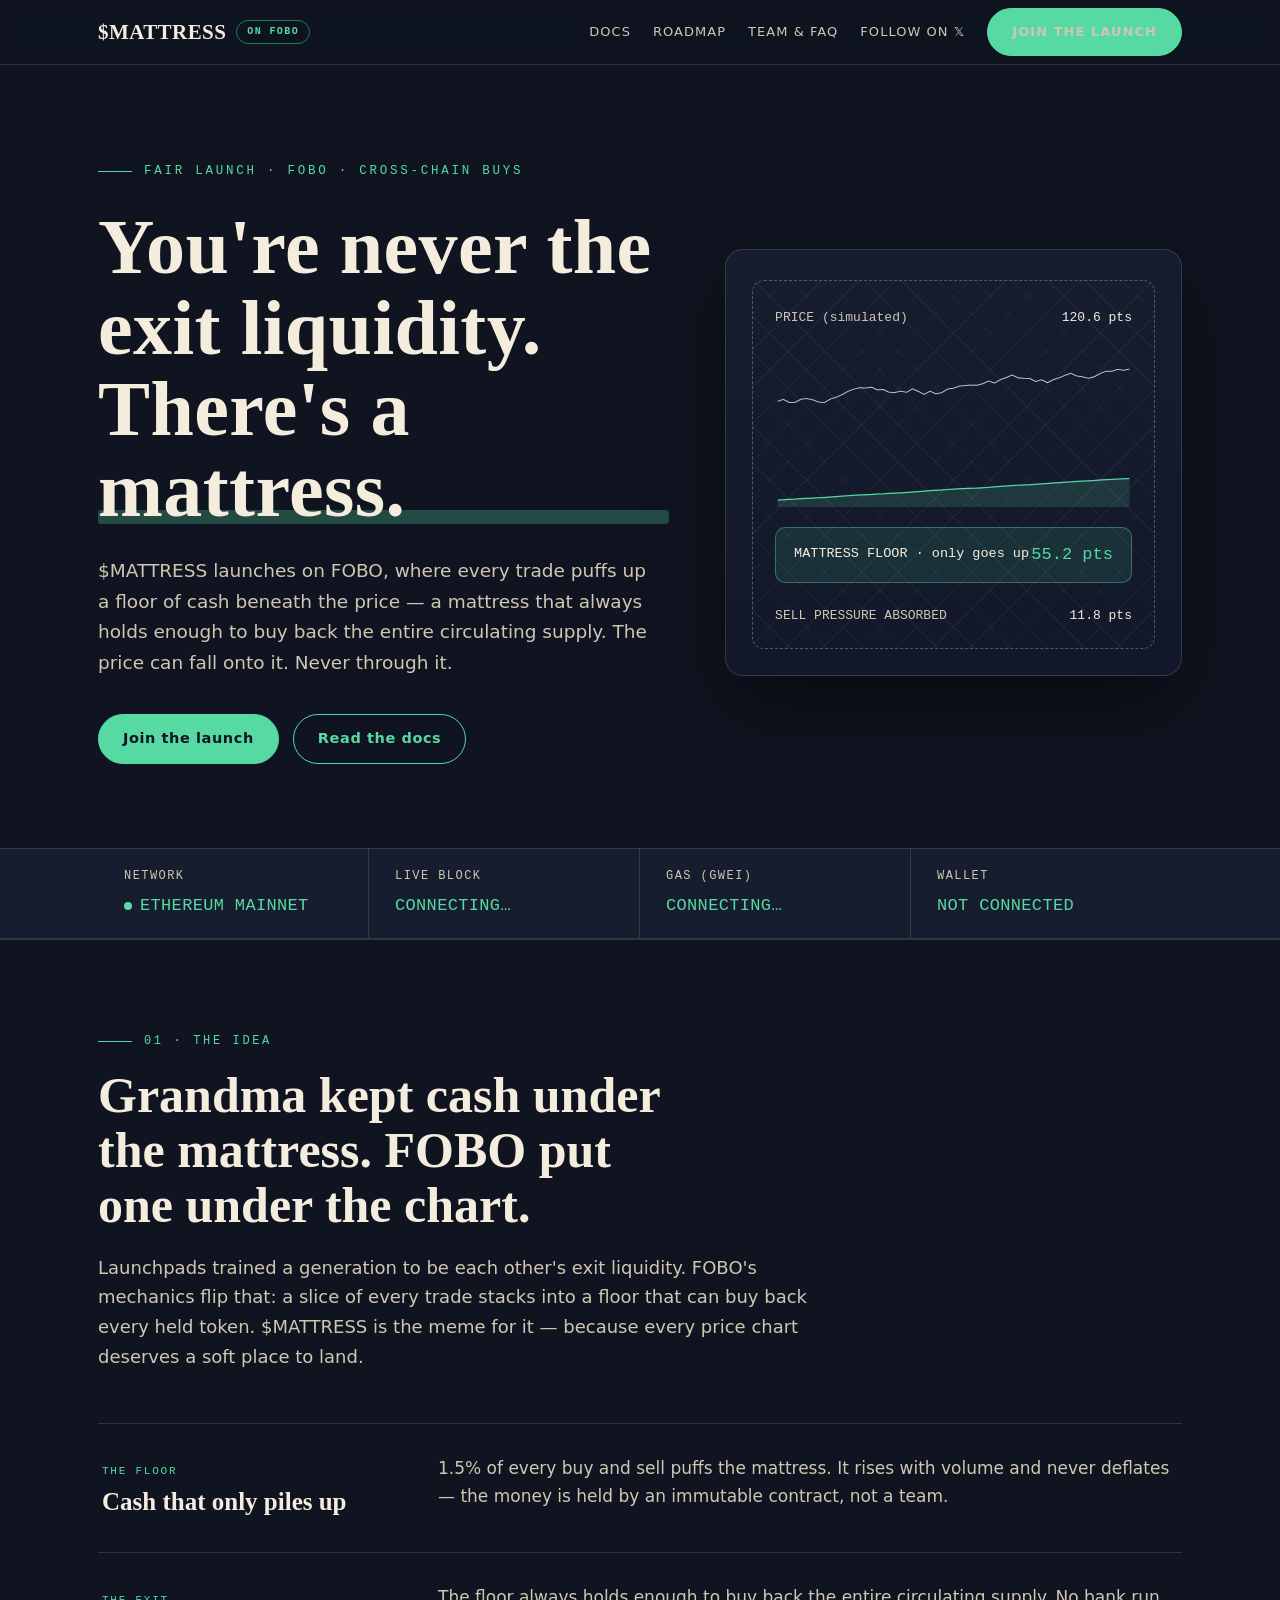
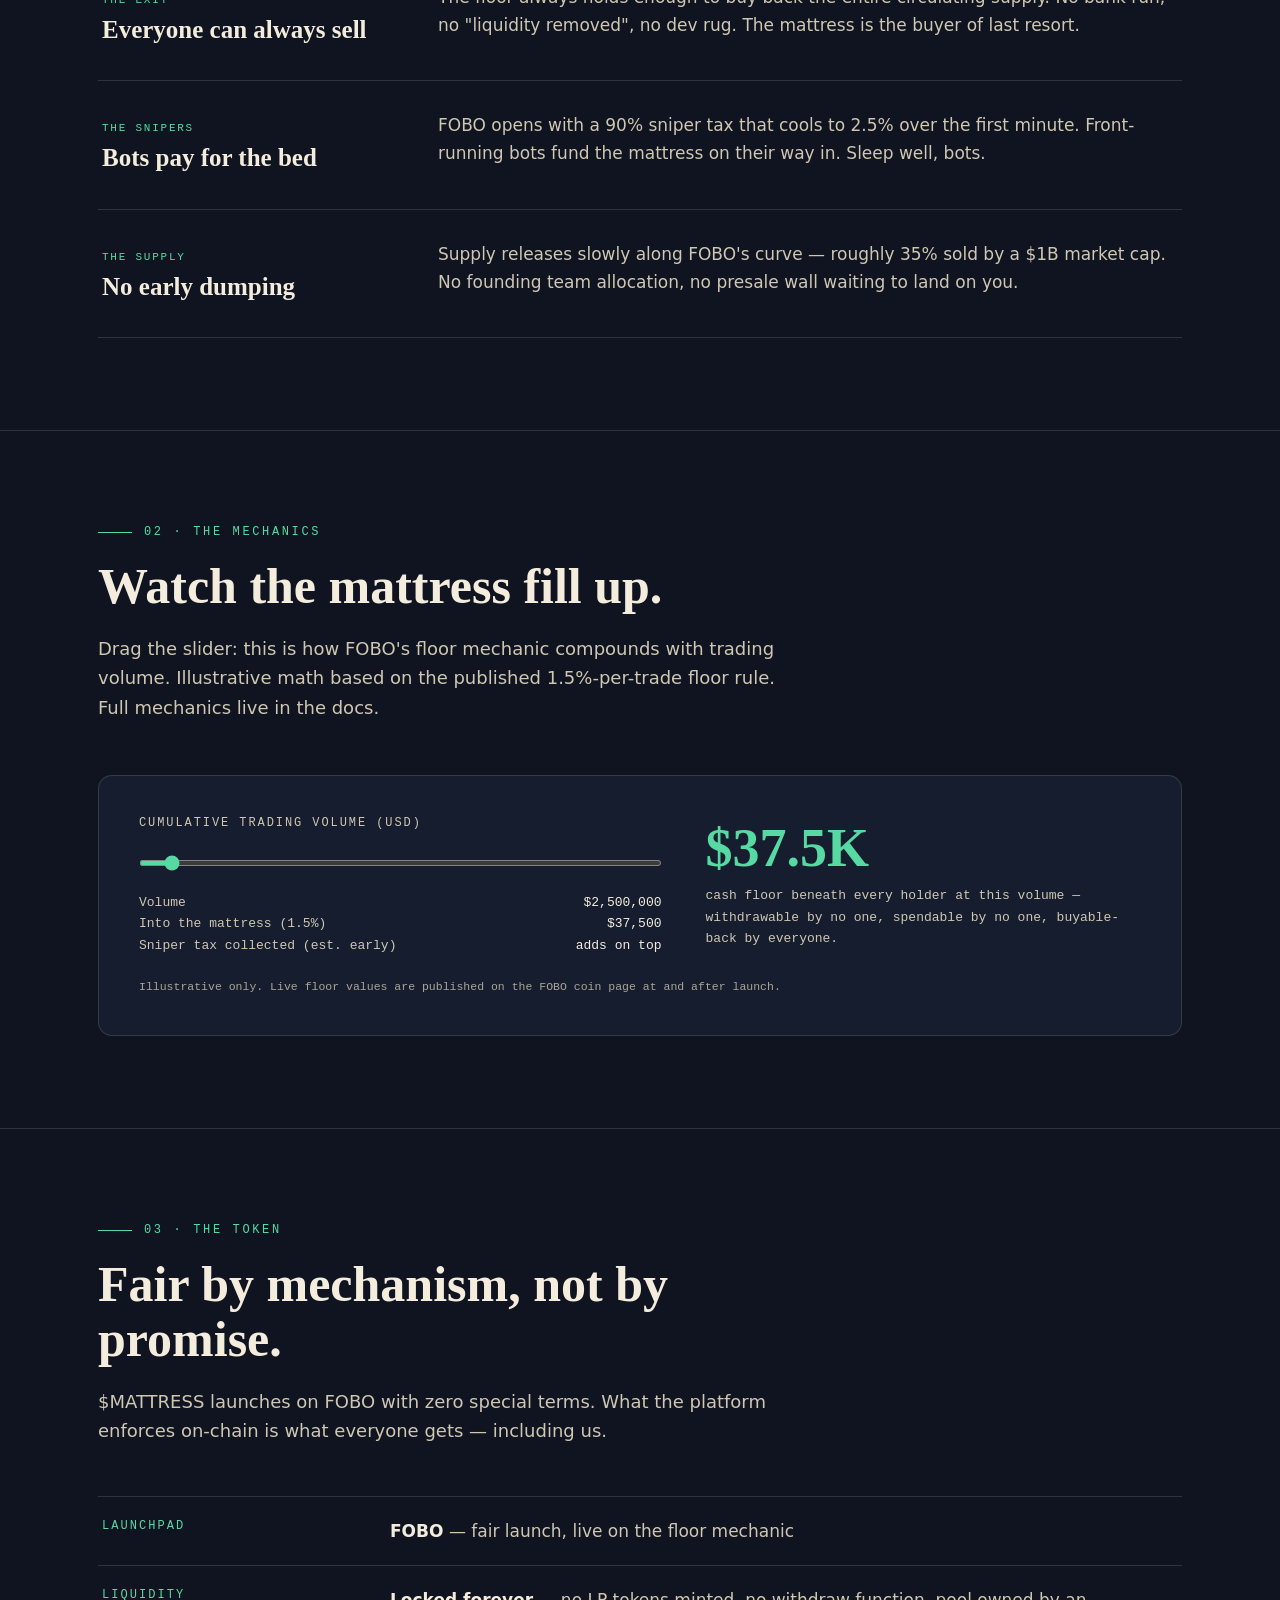
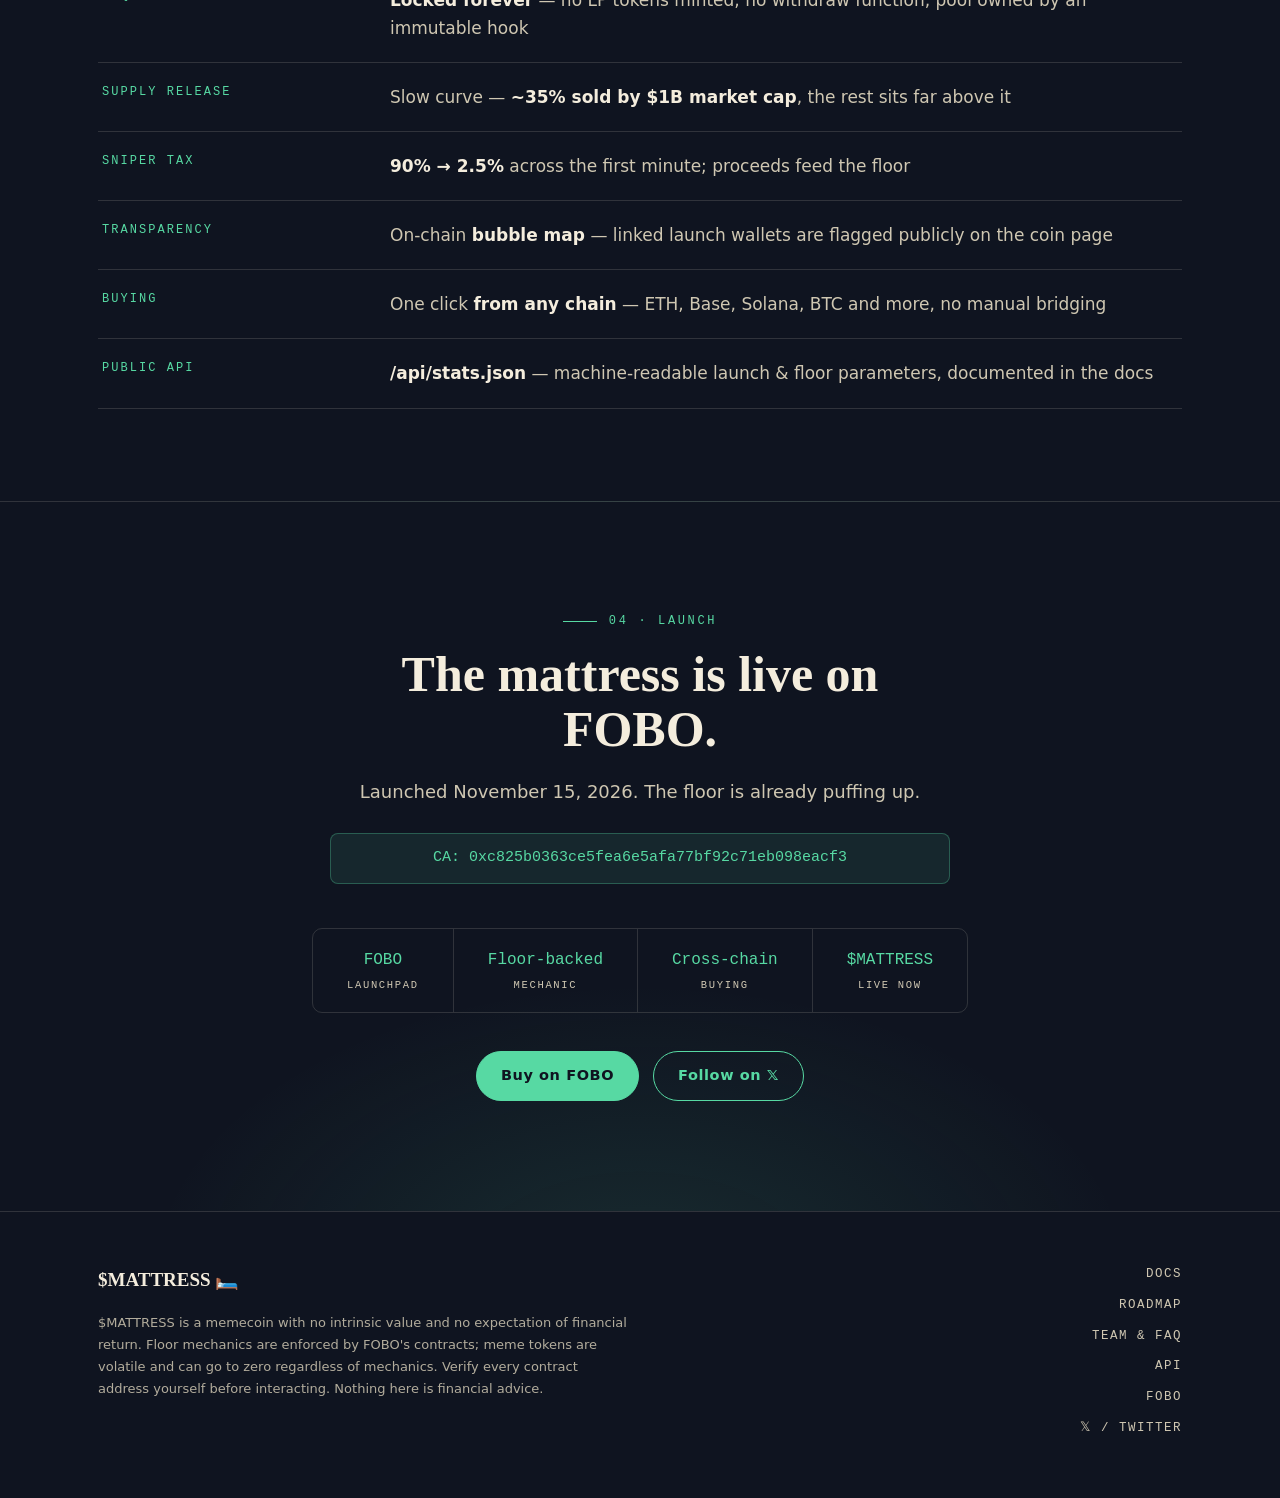
<file: index.html>
<!DOCTYPE html><!--D9RDjGbOIp7_bgvf10gES--><html lang="en"><head><meta charSet="utf-8"/><meta name="viewport" content="width=device-width, initial-scale=1"/><link rel="stylesheet" href="/_next/static/css/48a952fb89a27956.css" data-precedence="next"/><link rel="preload" as="script" fetchPriority="low" href="/_next/static/chunks/webpack-f51b7a4e7e383c5e.js"/><script src="/_next/static/chunks/4bd1b696-c023c6e3521b1417.js" async=""></script><script src="/_next/static/chunks/255-102f2e5b2e3dc2ef.js" async=""></script><script src="/_next/static/chunks/main-app-b75790a77e322901.js" async=""></script><script src="/_next/static/chunks/app/page-a43893f22ad2eb99.js" async=""></script><title>$MATTRESS — The money sleeps under you.</title><meta name="description" content="$MATTRESS — launched on FOBO. The floor is a mattress of cash, and it only gets thicker. Floor-backed, sniper-taxed, buyable from any chain."/><meta property="og:title" content="$MATTRESS — The money sleeps under you."/><meta property="og:description" content="Launched on FOBO. The floor is a mattress of cash, and it only gets thicker."/><meta property="og:url" content="https://themattress.fun/"/><meta property="og:site_name" content="$MATTRESS"/><meta property="og:type" content="website"/><meta name="twitter:card" content="summary"/><meta name="twitter:title" content="$MATTRESS — The money sleeps under you."/><meta name="twitter:description" content="Launched on FOBO. The floor is a mattress of cash, and it only gets thicker."/><script src="/_next/static/chunks/polyfills-42372ed130431b0a.js" noModule=""></script></head><body><div hidden=""><!--$--><!--/$--></div><nav><div class="wrap nav-in"><a class="wordmark" href="/">$MATTRESS <span class="pill-tag">on FOBO</span></a><div class="nav-links"><a href="/docs">Docs</a><a href="/roadmap">Roadmap</a><a href="/team">Team &amp; FAQ</a><a href="https://x.com/search?q=%24MATTRESS&amp;f=live" target="_blank" rel="noopener">Follow on 𝕏</a><a class="btn" href="/#launch">Join the launch</a></div></div></nav><main><header class="hero" id="top"><div class="wrap hero-grid"><div><div class="eyebrow">Fair launch · FOBO · cross-chain buys</div><h1>You&#x27;re never the<br/>exit liquidity.<br/><span class="under">There&#x27;s a mattress.</span></h1><p class="hero-sub">$MATTRESS launches on FOBO, where every trade puffs up a floor of cash beneath the price — a mattress that always holds enough to buy back the entire circulating supply. The price can fall onto it. Never through it.</p><div class="cta-row"><a class="btn" href="#launch">Join the launch</a><a class="btn ghost" href="/docs">Read the docs</a></div></div><aside class="bed" aria-label="Live floor panel"><div class="quilt"><div class="price-stack"><div class="price-line"><span>PRICE (simulated)</span><b>—</b></div><div class="chart-box"><canvas width="560" height="300"></canvas></div><div class="floor-pill"><span>MATTRESS FLOOR · only goes up</span><span class="v">—</span></div><div class="price-line" style="margin-top:10px"><span>SELL PRESSURE ABSORBED</span><b>—</b></div></div></div></aside></div></header><section class="techbar quilt" aria-label="Live network status"><div class="wrap techbar-in"><div class="tech-cell">Network<div class="v dot"><span class="led"></span> Ethereum mainnet</div></div><div class="tech-cell">Live block<div class="v">connecting…</div></div><div class="tech-cell">Gas (gwei)<div class="v">connecting…</div></div><div class="tech-cell">Wallet<div class="v">not connected</div></div></div></section><div style="display:none">Connect Wallet</div><section class="band" id="why"><div class="wrap"><div class="kicker">01 · The idea</div><h2>Grandma kept cash under the mattress. FOBO put one under the chart.</h2><p class="lede">Launchpads trained a generation to be each other&#x27;s exit liquidity. FOBO&#x27;s mechanics flip that: a slice of every trade stacks into a floor that can buy back every held token. $MATTRESS is the meme for it — because every price chart deserves a soft place to land.</p><div class="rows"><div class="row"><div><div class="tag">The floor</div><h3>Cash that only piles up</h3></div><p>1.5% of every buy and sell puffs the mattress. It rises with volume and never deflates — the money is held by an immutable contract, not a team.</p></div><div class="row"><div><div class="tag">The exit</div><h3>Everyone can always sell</h3></div><p>The floor always holds enough to buy back the entire circulating supply. No bank run, no &quot;liquidity removed&quot;, no dev rug. The mattress is the buyer of last resort.</p></div><div class="row"><div><div class="tag">The snipers</div><h3>Bots pay for the bed</h3></div><p>FOBO opens with a 90% sniper tax that cools to 2.5% over the first minute. Front-running bots fund the mattress on their way in. Sleep well, bots.</p></div><div class="row"><div><div class="tag">The supply</div><h3>No early dumping</h3></div><p>Supply releases slowly along FOBO&#x27;s curve — roughly 35% sold by a $1B market cap. No founding team allocation, no presale wall waiting to land on you.</p></div></div></div></section><section class="band" id="floor"><div class="wrap"><div class="kicker">02 · The mechanics</div><h2>Watch the mattress fill up.</h2><p class="lede">Drag the slider: this is how FOBO&#x27;s floor mechanic compounds with trading volume. Illustrative math based on the published 1.5%-per-trade floor rule. Full mechanics live in the docs.</p><div class="calc"><div class="calc-grid"><div><label for="vol">Cumulative trading volume (USD)</label><input type="range" id="vol" min="10000" max="50000000" step="10000" value="2500000"/><div class="price-line" style="margin-top:18px"><span>Volume</span><b>$<!-- -->2,500,000</b></div><div class="price-line"><span>Into the mattress (1.5%)</span><b>$<!-- -->37,500</b></div><div class="price-line"><span>Sniper tax collected (est. early)</span><b>adds on top</b></div></div><div class="calc-readout"><div class="big">$37.5K</div><div class="sub">cash floor beneath every holder at this volume — withdrawable by no one, spendable by no one, buyable-back by everyone.</div></div></div><div class="calc-note">Illustrative only. Live floor values are published on the FOBO coin page at and after launch.</div></div></div></section><section class="band" id="token"><div class="wrap"><div class="kicker">03 · The token</div><h2>Fair by mechanism, not by promise.</h2><p class="lede">$MATTRESS launches on FOBO with zero special terms. What the platform enforces on-chain is what everyone gets — including us.</p><dl class="spec"><div class="spec-row"><dt>Launchpad</dt><dd><strong>FOBO</strong> — fair launch, live on the floor mechanic</dd></div><div class="spec-row"><dt>Liquidity</dt><dd><strong>Locked forever</strong> — no LP tokens minted, no withdraw function, pool owned by an immutable hook</dd></div><div class="spec-row"><dt>Supply release</dt><dd>Slow curve — <strong>~35% sold by $1B market cap</strong>, the rest sits far above it</dd></div><div class="spec-row"><dt>Sniper tax</dt><dd><strong>90% → 2.5%</strong> across the first minute; proceeds feed the floor</dd></div><div class="spec-row"><dt>Transparency</dt><dd>On-chain <strong>bubble map</strong> — linked launch wallets are flagged publicly on the coin page</dd></div><div class="spec-row"><dt>Buying</dt><dd>One click <strong>from any chain</strong> — ETH, Base, Solana, BTC and more, no manual bridging</dd></div><div class="spec-row"><dt>Public API</dt><dd><strong>/api/stats.json</strong> — machine-readable launch &amp; floor parameters, documented in the docs</dd></div></dl></div></section><section class="launch" id="launch"><div class="wrap"><div class="kicker" style="justify-content:center">04 · Launch</div><h2>The mattress is live on FOBO.</h2><p class="lede" style="margin-left:auto;margin-right:auto">Launched November 15, 2026. The floor is already puffing up.</p><div class="api-endpoint" style="max-width:620px;margin:26px auto 0">CA: 0xc825b0363ce5fea6e5afa77bf92c71eb098eacf3</div><div class="mint-facts"><div class="f"><div class="v">FOBO</div><div class="k">Launchpad</div></div><div class="f"><div class="v">Floor-backed</div><div class="k">Mechanic</div></div><div class="f"><div class="v">Cross-chain</div><div class="k">Buying</div></div><div class="f"><div class="v">$MATTRESS</div><div class="k">Live now</div></div></div><div><div class="cta-row" style="justify-content:center"><a class="btn" href="https://fobo.fun/?token=0xc825b0363ce5fea6e5afa77bf92c71eb098eacf3" target="_blank" rel="noopener">Buy on FOBO</a><a class="btn ghost" href="https://x.com/search?q=%24MATTRESS&amp;f=live" target="_blank" rel="noopener">Follow on 𝕏</a></div></div></div></section></main><!--$--><!--/$--><footer><div class="wrap foot-grid"><div><div class="foot-mark">$MATTRESS 🛏️</div><p class="disclaimer">$MATTRESS is a memecoin with no intrinsic value and no expectation of financial return. Floor mechanics are enforced by FOBO&#x27;s contracts; meme tokens are volatile and can go to zero regardless of mechanics. Verify every contract address yourself before interacting. Nothing here is financial advice.</p></div><div class="foot-links"><a href="/docs">Docs</a><a href="/roadmap">Roadmap</a><a href="/team">Team &amp; FAQ</a><a href="/api/stats.json">API</a><a href="https://fobo.fun" target="_blank" rel="noopener">FOBO</a><a href="https://x.com/search?q=%24MATTRESS&amp;f=live" target="_blank" rel="noopener">𝕏 / Twitter</a></div></div></footer><script src="/_next/static/chunks/webpack-f51b7a4e7e383c5e.js" id="_R_" async=""></script><script>(self.__next_f=self.__next_f||[]).push([0])</script><script>self.__next_f.push([1,"1:\"$Sreact.fragment\"\n2:I[9766,[],\"\"]\n3:I[8924,[],\"\"]\n4:I[7521,[\"974\",\"static/chunks/app/page-a43893f22ad2eb99.js\"],\"FloorSim\"]\n5:I[7521,[\"974\",\"static/chunks/app/page-a43893f22ad2eb99.js\"],\"TechBar\"]\nd:I[7150,[],\"\"]\n:HL[\"/_next/static/css/48a952fb89a27956.css\",\"style\"]\n"])</script><script>self.__next_f.push([1,"0:{\"P\":null,\"b\":\"D9RDjGbOIp7_bgvf10gES\",\"p\":\"\",\"c\":[\"\",\"\"],\"i\":false,\"f\":[[[\"\",{\"children\":[\"__PAGE__\",{}]},\"$undefined\",\"$undefined\",true],[\"\",[\"$\",\"$1\",\"c\",{\"children\":[[[\"$\",\"link\",\"0\",{\"rel\":\"stylesheet\",\"href\":\"/_next/static/css/48a952fb89a27956.css\",\"precedence\":\"next\",\"crossOrigin\":\"$undefined\",\"nonce\":\"$undefined\"}]],[\"$\",\"html\",null,{\"lang\":\"en\",\"children\":[\"$\",\"body\",null,{\"children\":[[\"$\",\"nav\",null,{\"children\":[\"$\",\"div\",null,{\"className\":\"wrap nav-in\",\"children\":[[\"$\",\"a\",null,{\"className\":\"wordmark\",\"href\":\"/\",\"children\":[\"$$MATTRESS \",[\"$\",\"span\",null,{\"className\":\"pill-tag\",\"children\":\"on FOBO\"}]]}],[\"$\",\"div\",null,{\"className\":\"nav-links\",\"children\":[[\"$\",\"a\",null,{\"href\":\"/docs\",\"children\":\"Docs\"}],[\"$\",\"a\",null,{\"href\":\"/roadmap\",\"children\":\"Roadmap\"}],[\"$\",\"a\",null,{\"href\":\"/team\",\"children\":\"Team \u0026 FAQ\"}],[\"$\",\"a\",null,{\"href\":\"https://x.com/search?q=%24MATTRESS\u0026f=live\",\"target\":\"_blank\",\"rel\":\"noopener\",\"children\":\"Follow on 𝕏\"}],[\"$\",\"a\",null,{\"className\":\"btn\",\"href\":\"/#launch\",\"children\":\"Join the launch\"}]]}]]}]}],[\"$\",\"$L2\",null,{\"parallelRouterKey\":\"children\",\"error\":\"$undefined\",\"errorStyles\":\"$undefined\",\"errorScripts\":\"$undefined\",\"template\":[\"$\",\"$L3\",null,{}],\"templateStyles\":\"$undefined\",\"templateScripts\":\"$undefined\",\"notFound\":[[[\"$\",\"title\",null,{\"children\":\"404: This page could not be found.\"}],[\"$\",\"div\",null,{\"style\":{\"fontFamily\":\"system-ui,\\\"Segoe UI\\\",Roboto,Helvetica,Arial,sans-serif,\\\"Apple Color Emoji\\\",\\\"Segoe UI Emoji\\\"\",\"height\":\"100vh\",\"textAlign\":\"center\",\"display\":\"flex\",\"flexDirection\":\"column\",\"alignItems\":\"center\",\"justifyContent\":\"center\"},\"children\":[\"$\",\"div\",null,{\"children\":[[\"$\",\"style\",null,{\"dangerouslySetInnerHTML\":{\"__html\":\"body{color:#000;background:#fff;margin:0}.next-error-h1{border-right:1px solid rgba(0,0,0,.3)}@media (prefers-color-scheme:dark){body{color:#fff;background:#000}.next-error-h1{border-right:1px solid rgba(255,255,255,.3)}}\"}}],[\"$\",\"h1\",null,{\"className\":\"next-error-h1\",\"style\":{\"display\":\"inline-block\",\"margin\":\"0 20px 0 0\",\"padding\":\"0 23px 0 0\",\"fontSize\":24,\"fontWeight\":500,\"verticalAlign\":\"top\",\"lineHeight\":\"49px\"},\"children\":404}],[\"$\",\"div\",null,{\"style\":{\"display\":\"inline-block\"},\"children\":[\"$\",\"h2\",null,{\"style\":{\"fontSize\":14,\"fontWeight\":400,\"lineHeight\":\"49px\",\"margin\":0},\"children\":\"This page could not be found.\"}]}]]}]}]],[]],\"forbidden\":\"$undefined\",\"unauthorized\":\"$undefined\"}],[\"$\",\"footer\",null,{\"children\":[\"$\",\"div\",null,{\"className\":\"wrap foot-grid\",\"children\":[[\"$\",\"div\",null,{\"children\":[[\"$\",\"div\",null,{\"className\":\"foot-mark\",\"children\":\"$$MATTRESS 🛏️\"}],[\"$\",\"p\",null,{\"className\":\"disclaimer\",\"children\":\"$$MATTRESS is a memecoin with no intrinsic value and no expectation of financial return. Floor mechanics are enforced by FOBO's contracts; meme tokens are volatile and can go to zero regardless of mechanics. Verify every contract address yourself before interacting. Nothing here is financial advice.\"}]]}],[\"$\",\"div\",null,{\"className\":\"foot-links\",\"children\":[[\"$\",\"a\",null,{\"href\":\"/docs\",\"children\":\"Docs\"}],[\"$\",\"a\",null,{\"href\":\"/roadmap\",\"children\":\"Roadmap\"}],[\"$\",\"a\",null,{\"href\":\"/team\",\"children\":\"Team \u0026 FAQ\"}],[\"$\",\"a\",null,{\"href\":\"/api/stats.json\",\"children\":\"API\"}],[\"$\",\"a\",null,{\"href\":\"https://fobo.fun\",\"target\":\"_blank\",\"rel\":\"noopener\",\"children\":\"FOBO\"}],[\"$\",\"a\",null,{\"href\":\"https://x.com/search?q=%24MATTRESS\u0026f=live\",\"target\":\"_blank\",\"rel\":\"noopener\",\"children\":\"𝕏 / Twitter\"}]]}]]}]}]]}]}]]}],{\"children\":[\"__PAGE__\",[\"$\",\"$1\",\"c\",{\"children\":[[\"$\",\"main\",null,{\"children\":[[\"$\",\"header\",null,{\"className\":\"hero\",\"id\":\"top\",\"children\":[\"$\",\"div\",null,{\"className\":\"wrap hero-grid\",\"children\":[[\"$\",\"div\",null,{\"children\":[[\"$\",\"div\",null,{\"className\":\"eyebrow\",\"children\":\"Fair launch · FOBO · cross-chain buys\"}],[\"$\",\"h1\",null,{\"children\":[\"You're never the\",[\"$\",\"br\",null,{}],\"exit liquidity.\",[\"$\",\"br\",null,{}],[\"$\",\"span\",null,{\"className\":\"under\",\"children\":\"There's a mattress.\"}]]}],[\"$\",\"p\",null,{\"className\":\"hero-sub\",\"children\":\"$$MATTRESS launches on FOBO, where every trade puffs up a floor of cash beneath the price — a mattress that always holds enough to buy back the entire circulating supply. The price can fall onto it. Never through it.\"}],[\"$\",\"div\",null,{\"className\":\"cta-row\",\"children\":[[\"$\",\"a\",null,{\"className\":\"btn\",\"href\":\"#launch\",\"children\":\"Join the launch\"}],[\"$\",\"a\",null,{\"className\":\"btn ghost\",\"href\":\"/docs\",\"children\":\"Read the docs\"}]]}]]}],[\"$\",\"$L4\",null,{}]]}]}],[\"$\",\"$L5\",null,{}],[\"$\",\"section\",null,{\"className\":\"band\",\"id\":\"why\",\"children\":[\"$\",\"div\",null,{\"className\":\"wrap\",\"children\":[[\"$\",\"div\",null,{\"className\":\"kicker\",\"children\":\"01 · The idea\"}],[\"$\",\"h2\",null,{\"children\":\"Grandma kept cash under the mattress. FOBO put one under the chart.\"}],\"$L6\",\"$L7\"]}]}],\"$L8\",\"$L9\",\"$La\"]}],null,\"$Lb\"]}],{},null,false]},null,false],\"$Lc\",false]],\"m\":\"$undefined\",\"G\":[\"$d\",[]],\"s\":false,\"S\":true}\n"])</script><script>self.__next_f.push([1,"e:I[7521,[\"974\",\"static/chunks/app/page-a43893f22ad2eb99.js\"],\"FloorCalc\"]\nf:I[4431,[],\"OutletBoundary\"]\n11:I[5278,[],\"AsyncMetadataOutlet\"]\n13:I[4431,[],\"ViewportBoundary\"]\n15:I[4431,[],\"MetadataBoundary\"]\n16:\"$Sreact.suspense\"\n6:[\"$\",\"p\",null,{\"className\":\"lede\",\"children\":\"Launchpads trained a generation to be each other's exit liquidity. FOBO's mechanics flip that: a slice of every trade stacks into a floor that can buy back every held token. $MATTRESS is the meme for it — because every price chart deserves a soft place to land.\"}]\n"])</script><script>self.__next_f.push([1,"7:[\"$\",\"div\",null,{\"className\":\"rows\",\"children\":[[\"$\",\"div\",null,{\"className\":\"row\",\"children\":[[\"$\",\"div\",null,{\"children\":[[\"$\",\"div\",null,{\"className\":\"tag\",\"children\":\"The floor\"}],[\"$\",\"h3\",null,{\"children\":\"Cash that only piles up\"}]]}],[\"$\",\"p\",null,{\"children\":\"1.5% of every buy and sell puffs the mattress. It rises with volume and never deflates — the money is held by an immutable contract, not a team.\"}]]}],[\"$\",\"div\",null,{\"className\":\"row\",\"children\":[[\"$\",\"div\",null,{\"children\":[[\"$\",\"div\",null,{\"className\":\"tag\",\"children\":\"The exit\"}],[\"$\",\"h3\",null,{\"children\":\"Everyone can always sell\"}]]}],[\"$\",\"p\",null,{\"children\":\"The floor always holds enough to buy back the entire circulating supply. No bank run, no \\\"liquidity removed\\\", no dev rug. The mattress is the buyer of last resort.\"}]]}],[\"$\",\"div\",null,{\"className\":\"row\",\"children\":[[\"$\",\"div\",null,{\"children\":[[\"$\",\"div\",null,{\"className\":\"tag\",\"children\":\"The snipers\"}],[\"$\",\"h3\",null,{\"children\":\"Bots pay for the bed\"}]]}],[\"$\",\"p\",null,{\"children\":\"FOBO opens with a 90% sniper tax that cools to 2.5% over the first minute. Front-running bots fund the mattress on their way in. Sleep well, bots.\"}]]}],[\"$\",\"div\",null,{\"className\":\"row\",\"children\":[[\"$\",\"div\",null,{\"children\":[[\"$\",\"div\",null,{\"className\":\"tag\",\"children\":\"The supply\"}],[\"$\",\"h3\",null,{\"children\":\"No early dumping\"}]]}],[\"$\",\"p\",null,{\"children\":\"Supply releases slowly along FOBO's curve — roughly 35% sold by a $1B market cap. No founding team allocation, no presale wall waiting to land on you.\"}]]}]]}]\n"])</script><script>self.__next_f.push([1,"8:[\"$\",\"section\",null,{\"className\":\"band\",\"id\":\"floor\",\"children\":[\"$\",\"div\",null,{\"className\":\"wrap\",\"children\":[[\"$\",\"div\",null,{\"className\":\"kicker\",\"children\":\"02 · The mechanics\"}],[\"$\",\"h2\",null,{\"children\":\"Watch the mattress fill up.\"}],[\"$\",\"p\",null,{\"className\":\"lede\",\"children\":\"Drag the slider: this is how FOBO's floor mechanic compounds with trading volume. Illustrative math based on the published 1.5%-per-trade floor rule. Full mechanics live in the docs.\"}],[\"$\",\"$Le\",null,{}]]}]}]\n"])</script><script>self.__next_f.push([1,"9:[\"$\",\"section\",null,{\"className\":\"band\",\"id\":\"token\",\"children\":[\"$\",\"div\",null,{\"className\":\"wrap\",\"children\":[[\"$\",\"div\",null,{\"className\":\"kicker\",\"children\":\"03 · The token\"}],[\"$\",\"h2\",null,{\"children\":\"Fair by mechanism, not by promise.\"}],[\"$\",\"p\",null,{\"className\":\"lede\",\"children\":\"$$MATTRESS launches on FOBO with zero special terms. What the platform enforces on-chain is what everyone gets — including us.\"}],[\"$\",\"dl\",null,{\"className\":\"spec\",\"children\":[[\"$\",\"div\",null,{\"className\":\"spec-row\",\"children\":[[\"$\",\"dt\",null,{\"children\":\"Launchpad\"}],[\"$\",\"dd\",null,{\"children\":[[\"$\",\"strong\",null,{\"children\":\"FOBO\"}],\" — fair launch, live on the floor mechanic\"]}]]}],[\"$\",\"div\",null,{\"className\":\"spec-row\",\"children\":[[\"$\",\"dt\",null,{\"children\":\"Liquidity\"}],[\"$\",\"dd\",null,{\"children\":[[\"$\",\"strong\",null,{\"children\":\"Locked forever\"}],\" — no LP tokens minted, no withdraw function, pool owned by an immutable hook\"]}]]}],[\"$\",\"div\",null,{\"className\":\"spec-row\",\"children\":[[\"$\",\"dt\",null,{\"children\":\"Supply release\"}],[\"$\",\"dd\",null,{\"children\":[\"Slow curve — \",[\"$\",\"strong\",null,{\"children\":\"~35% sold by $1B market cap\"}],\", the rest sits far above it\"]}]]}],[\"$\",\"div\",null,{\"className\":\"spec-row\",\"children\":[[\"$\",\"dt\",null,{\"children\":\"Sniper tax\"}],[\"$\",\"dd\",null,{\"children\":[[\"$\",\"strong\",null,{\"children\":\"90% → 2.5%\"}],\" across the first minute; proceeds feed the floor\"]}]]}],[\"$\",\"div\",null,{\"className\":\"spec-row\",\"children\":[[\"$\",\"dt\",null,{\"children\":\"Transparency\"}],[\"$\",\"dd\",null,{\"children\":[\"On-chain \",[\"$\",\"strong\",null,{\"children\":\"bubble map\"}],\" — linked launch wallets are flagged publicly on the coin page\"]}]]}],[\"$\",\"div\",null,{\"className\":\"spec-row\",\"children\":[[\"$\",\"dt\",null,{\"children\":\"Buying\"}],[\"$\",\"dd\",null,{\"children\":[\"One click \",[\"$\",\"strong\",null,{\"children\":\"from any chain\"}],\" — ETH, Base, Solana, BTC and more, no manual bridging\"]}]]}],[\"$\",\"div\",null,{\"className\":\"spec-row\",\"children\":[[\"$\",\"dt\",null,{\"children\":\"Public API\"}],[\"$\",\"dd\",null,{\"children\":[[\"$\",\"strong\",null,{\"children\":\"/api/stats.json\"}],\" — machine-readable launch \u0026 floor parameters, documented in the docs\"]}]]}]]}]]}]}]\n"])</script><script>self.__next_f.push([1,"a:[\"$\",\"section\",null,{\"className\":\"launch\",\"id\":\"launch\",\"children\":[\"$\",\"div\",null,{\"className\":\"wrap\",\"children\":[[\"$\",\"div\",null,{\"className\":\"kicker\",\"style\":{\"justifyContent\":\"center\"},\"children\":\"04 · Launch\"}],[\"$\",\"h2\",null,{\"children\":\"The mattress is live on FOBO.\"}],[\"$\",\"p\",null,{\"className\":\"lede\",\"style\":{\"marginLeft\":\"auto\",\"marginRight\":\"auto\"},\"children\":\"Launched November 15, 2026. The floor is already puffing up.\"}],[\"$\",\"div\",null,{\"className\":\"api-endpoint\",\"style\":{\"maxWidth\":620,\"margin\":\"26px auto 0\"},\"children\":\"CA: 0xc825b0363ce5fea6e5afa77bf92c71eb098eacf3\"}],[\"$\",\"div\",null,{\"className\":\"mint-facts\",\"children\":[[\"$\",\"div\",null,{\"className\":\"f\",\"children\":[[\"$\",\"div\",null,{\"className\":\"v\",\"children\":\"FOBO\"}],[\"$\",\"div\",null,{\"className\":\"k\",\"children\":\"Launchpad\"}]]}],[\"$\",\"div\",null,{\"className\":\"f\",\"children\":[[\"$\",\"div\",null,{\"className\":\"v\",\"children\":\"Floor-backed\"}],[\"$\",\"div\",null,{\"className\":\"k\",\"children\":\"Mechanic\"}]]}],[\"$\",\"div\",null,{\"className\":\"f\",\"children\":[[\"$\",\"div\",null,{\"className\":\"v\",\"children\":\"Cross-chain\"}],[\"$\",\"div\",null,{\"className\":\"k\",\"children\":\"Buying\"}]]}],[\"$\",\"div\",null,{\"className\":\"f\",\"children\":[[\"$\",\"div\",null,{\"className\":\"v\",\"children\":\"$$MATTRESS\"}],[\"$\",\"div\",null,{\"className\":\"k\",\"children\":\"Live now\"}]]}]]}],[\"$\",\"div\",null,{\"children\":[\"$\",\"div\",null,{\"className\":\"cta-row\",\"style\":{\"justifyContent\":\"center\"},\"children\":[[\"$\",\"a\",null,{\"className\":\"btn\",\"href\":\"https://fobo.fun/?token=0xc825b0363ce5fea6e5afa77bf92c71eb098eacf3\",\"target\":\"_blank\",\"rel\":\"noopener\",\"children\":\"Buy on FOBO\"}],[\"$\",\"a\",null,{\"className\":\"btn ghost\",\"href\":\"https://x.com/search?q=%24MATTRESS\u0026f=live\",\"target\":\"_blank\",\"rel\":\"noopener\",\"children\":\"Follow on 𝕏\"}]]}]}]]}]}]\n"])</script><script>self.__next_f.push([1,"b:[\"$\",\"$Lf\",null,{\"children\":[\"$L10\",[\"$\",\"$L11\",null,{\"promise\":\"$@12\"}]]}]\nc:[\"$\",\"$1\",\"h\",{\"children\":[null,[[\"$\",\"$L13\",null,{\"children\":\"$L14\"}],null],[\"$\",\"$L15\",null,{\"children\":[\"$\",\"div\",null,{\"hidden\":true,\"children\":[\"$\",\"$16\",null,{\"fallback\":null,\"children\":\"$L17\"}]}]}]]}]\n"])</script><script>self.__next_f.push([1,"14:[[\"$\",\"meta\",\"0\",{\"charSet\":\"utf-8\"}],[\"$\",\"meta\",\"1\",{\"name\":\"viewport\",\"content\":\"width=device-width, initial-scale=1\"}]]\n10:null\n"])</script><script>self.__next_f.push([1,"12:{\"metadata\":[[\"$\",\"title\",\"0\",{\"children\":\"$$MATTRESS — The money sleeps under you.\"}],[\"$\",\"meta\",\"1\",{\"name\":\"description\",\"content\":\"$$MATTRESS — launched on FOBO. The floor is a mattress of cash, and it only gets thicker. Floor-backed, sniper-taxed, buyable from any chain.\"}],[\"$\",\"meta\",\"2\",{\"property\":\"og:title\",\"content\":\"$$MATTRESS — The money sleeps under you.\"}],[\"$\",\"meta\",\"3\",{\"property\":\"og:description\",\"content\":\"Launched on FOBO. The floor is a mattress of cash, and it only gets thicker.\"}],[\"$\",\"meta\",\"4\",{\"property\":\"og:url\",\"content\":\"https://themattress.fun/\"}],[\"$\",\"meta\",\"5\",{\"property\":\"og:site_name\",\"content\":\"$$MATTRESS\"}],[\"$\",\"meta\",\"6\",{\"property\":\"og:type\",\"content\":\"website\"}],[\"$\",\"meta\",\"7\",{\"name\":\"twitter:card\",\"content\":\"summary\"}],[\"$\",\"meta\",\"8\",{\"name\":\"twitter:title\",\"content\":\"$$MATTRESS — The money sleeps under you.\"}],[\"$\",\"meta\",\"9\",{\"name\":\"twitter:description\",\"content\":\"Launched on FOBO. The floor is a mattress of cash, and it only gets thicker.\"}]],\"error\":null,\"digest\":\"$undefined\"}\n"])</script><script>self.__next_f.push([1,"17:\"$12:metadata\"\n"])</script></body></html>
</file>
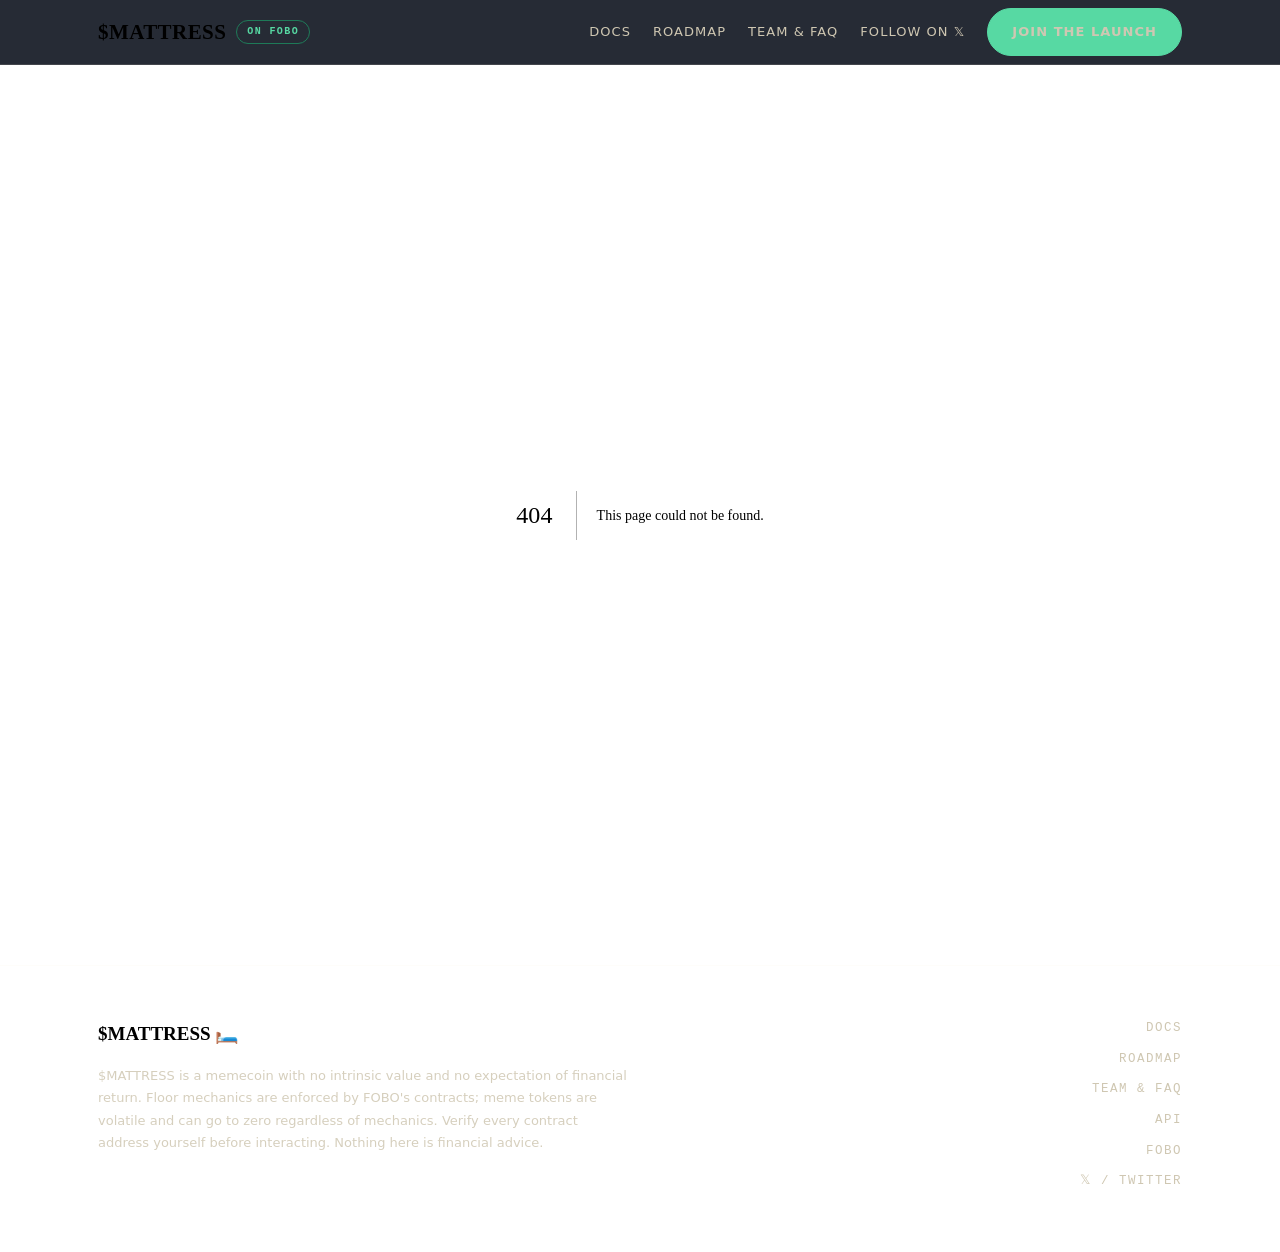
<file: 404/index.html>
<!DOCTYPE html><!--D9RDjGbOIp7_bgvf10gES--><html lang="en"><head><meta charSet="utf-8"/><meta name="viewport" content="width=device-width, initial-scale=1"/><link rel="stylesheet" href="/_next/static/css/48a952fb89a27956.css" data-precedence="next"/><link rel="preload" as="script" fetchPriority="low" href="/_next/static/chunks/webpack-f51b7a4e7e383c5e.js"/><script src="/_next/static/chunks/4bd1b696-c023c6e3521b1417.js" async=""></script><script src="/_next/static/chunks/255-102f2e5b2e3dc2ef.js" async=""></script><script src="/_next/static/chunks/main-app-b75790a77e322901.js" async=""></script><meta name="robots" content="noindex"/><title>404: This page could not be found.</title><title>$MATTRESS — The money sleeps under you.</title><meta name="description" content="$MATTRESS — launched on FOBO. The floor is a mattress of cash, and it only gets thicker. Floor-backed, sniper-taxed, buyable from any chain."/><meta property="og:title" content="$MATTRESS — The money sleeps under you."/><meta property="og:description" content="Launched on FOBO. The floor is a mattress of cash, and it only gets thicker."/><meta property="og:url" content="https://themattress.fun/"/><meta property="og:site_name" content="$MATTRESS"/><meta property="og:type" content="website"/><meta name="twitter:card" content="summary"/><meta name="twitter:title" content="$MATTRESS — The money sleeps under you."/><meta name="twitter:description" content="Launched on FOBO. The floor is a mattress of cash, and it only gets thicker."/><script src="/_next/static/chunks/polyfills-42372ed130431b0a.js" noModule=""></script></head><body><div hidden=""><!--$--><!--/$--></div><nav><div class="wrap nav-in"><a class="wordmark" href="/">$MATTRESS <span class="pill-tag">on FOBO</span></a><div class="nav-links"><a href="/docs">Docs</a><a href="/roadmap">Roadmap</a><a href="/team">Team &amp; FAQ</a><a href="https://x.com/search?q=%24MATTRESS&amp;f=live" target="_blank" rel="noopener">Follow on 𝕏</a><a class="btn" href="/#launch">Join the launch</a></div></div></nav><div style="font-family:system-ui,&quot;Segoe UI&quot;,Roboto,Helvetica,Arial,sans-serif,&quot;Apple Color Emoji&quot;,&quot;Segoe UI Emoji&quot;;height:100vh;text-align:center;display:flex;flex-direction:column;align-items:center;justify-content:center"><div><style>body{color:#000;background:#fff;margin:0}.next-error-h1{border-right:1px solid rgba(0,0,0,.3)}@media (prefers-color-scheme:dark){body{color:#fff;background:#000}.next-error-h1{border-right:1px solid rgba(255,255,255,.3)}}</style><h1 class="next-error-h1" style="display:inline-block;margin:0 20px 0 0;padding:0 23px 0 0;font-size:24px;font-weight:500;vertical-align:top;line-height:49px">404</h1><div style="display:inline-block"><h2 style="font-size:14px;font-weight:400;line-height:49px;margin:0">This page could not be found.</h2></div></div></div><!--$--><!--/$--><footer><div class="wrap foot-grid"><div><div class="foot-mark">$MATTRESS 🛏️</div><p class="disclaimer">$MATTRESS is a memecoin with no intrinsic value and no expectation of financial return. Floor mechanics are enforced by FOBO&#x27;s contracts; meme tokens are volatile and can go to zero regardless of mechanics. Verify every contract address yourself before interacting. Nothing here is financial advice.</p></div><div class="foot-links"><a href="/docs">Docs</a><a href="/roadmap">Roadmap</a><a href="/team">Team &amp; FAQ</a><a href="/api/stats.json">API</a><a href="https://fobo.fun" target="_blank" rel="noopener">FOBO</a><a href="https://x.com/search?q=%24MATTRESS&amp;f=live" target="_blank" rel="noopener">𝕏 / Twitter</a></div></div></footer><script src="/_next/static/chunks/webpack-f51b7a4e7e383c5e.js" id="_R_" async=""></script><script>(self.__next_f=self.__next_f||[]).push([0])</script><script>self.__next_f.push([1,"1:\"$Sreact.fragment\"\n2:I[9766,[],\"\"]\n3:I[8924,[],\"\"]\n4:I[4431,[],\"OutletBoundary\"]\n6:I[5278,[],\"AsyncMetadataOutlet\"]\n8:I[4431,[],\"ViewportBoundary\"]\na:I[4431,[],\"MetadataBoundary\"]\nb:\"$Sreact.suspense\"\nd:I[7150,[],\"\"]\n:HL[\"/_next/static/css/48a952fb89a27956.css\",\"style\"]\n"])</script><script>self.__next_f.push([1,"0:{\"P\":null,\"b\":\"D9RDjGbOIp7_bgvf10gES\",\"p\":\"\",\"c\":[\"\",\"_not-found\",\"\"],\"i\":false,\"f\":[[[\"\",{\"children\":[\"/_not-found\",{\"children\":[\"__PAGE__\",{}]}]},\"$undefined\",\"$undefined\",true],[\"\",[\"$\",\"$1\",\"c\",{\"children\":[[[\"$\",\"link\",\"0\",{\"rel\":\"stylesheet\",\"href\":\"/_next/static/css/48a952fb89a27956.css\",\"precedence\":\"next\",\"crossOrigin\":\"$undefined\",\"nonce\":\"$undefined\"}]],[\"$\",\"html\",null,{\"lang\":\"en\",\"children\":[\"$\",\"body\",null,{\"children\":[[\"$\",\"nav\",null,{\"children\":[\"$\",\"div\",null,{\"className\":\"wrap nav-in\",\"children\":[[\"$\",\"a\",null,{\"className\":\"wordmark\",\"href\":\"/\",\"children\":[\"$$MATTRESS \",[\"$\",\"span\",null,{\"className\":\"pill-tag\",\"children\":\"on FOBO\"}]]}],[\"$\",\"div\",null,{\"className\":\"nav-links\",\"children\":[[\"$\",\"a\",null,{\"href\":\"/docs\",\"children\":\"Docs\"}],[\"$\",\"a\",null,{\"href\":\"/roadmap\",\"children\":\"Roadmap\"}],[\"$\",\"a\",null,{\"href\":\"/team\",\"children\":\"Team \u0026 FAQ\"}],[\"$\",\"a\",null,{\"href\":\"https://x.com/search?q=%24MATTRESS\u0026f=live\",\"target\":\"_blank\",\"rel\":\"noopener\",\"children\":\"Follow on 𝕏\"}],[\"$\",\"a\",null,{\"className\":\"btn\",\"href\":\"/#launch\",\"children\":\"Join the launch\"}]]}]]}]}],[\"$\",\"$L2\",null,{\"parallelRouterKey\":\"children\",\"error\":\"$undefined\",\"errorStyles\":\"$undefined\",\"errorScripts\":\"$undefined\",\"template\":[\"$\",\"$L3\",null,{}],\"templateStyles\":\"$undefined\",\"templateScripts\":\"$undefined\",\"notFound\":\"$undefined\",\"forbidden\":\"$undefined\",\"unauthorized\":\"$undefined\"}],[\"$\",\"footer\",null,{\"children\":[\"$\",\"div\",null,{\"className\":\"wrap foot-grid\",\"children\":[[\"$\",\"div\",null,{\"children\":[[\"$\",\"div\",null,{\"className\":\"foot-mark\",\"children\":\"$$MATTRESS 🛏️\"}],[\"$\",\"p\",null,{\"className\":\"disclaimer\",\"children\":\"$$MATTRESS is a memecoin with no intrinsic value and no expectation of financial return. Floor mechanics are enforced by FOBO's contracts; meme tokens are volatile and can go to zero regardless of mechanics. Verify every contract address yourself before interacting. Nothing here is financial advice.\"}]]}],[\"$\",\"div\",null,{\"className\":\"foot-links\",\"children\":[[\"$\",\"a\",null,{\"href\":\"/docs\",\"children\":\"Docs\"}],[\"$\",\"a\",null,{\"href\":\"/roadmap\",\"children\":\"Roadmap\"}],[\"$\",\"a\",null,{\"href\":\"/team\",\"children\":\"Team \u0026 FAQ\"}],[\"$\",\"a\",null,{\"href\":\"/api/stats.json\",\"children\":\"API\"}],[\"$\",\"a\",null,{\"href\":\"https://fobo.fun\",\"target\":\"_blank\",\"rel\":\"noopener\",\"children\":\"FOBO\"}],[\"$\",\"a\",null,{\"href\":\"https://x.com/search?q=%24MATTRESS\u0026f=live\",\"target\":\"_blank\",\"rel\":\"noopener\",\"children\":\"𝕏 / Twitter\"}]]}]]}]}]]}]}]]}],{\"children\":[\"/_not-found\",[\"$\",\"$1\",\"c\",{\"children\":[null,[\"$\",\"$L2\",null,{\"parallelRouterKey\":\"children\",\"error\":\"$undefined\",\"errorStyles\":\"$undefined\",\"errorScripts\":\"$undefined\",\"template\":[\"$\",\"$L3\",null,{}],\"templateStyles\":\"$undefined\",\"templateScripts\":\"$undefined\",\"notFound\":\"$undefined\",\"forbidden\":\"$undefined\",\"unauthorized\":\"$undefined\"}]]}],{\"children\":[\"__PAGE__\",[\"$\",\"$1\",\"c\",{\"children\":[[[\"$\",\"title\",null,{\"children\":\"404: This page could not be found.\"}],[\"$\",\"div\",null,{\"style\":{\"fontFamily\":\"system-ui,\\\"Segoe UI\\\",Roboto,Helvetica,Arial,sans-serif,\\\"Apple Color Emoji\\\",\\\"Segoe UI Emoji\\\"\",\"height\":\"100vh\",\"textAlign\":\"center\",\"display\":\"flex\",\"flexDirection\":\"column\",\"alignItems\":\"center\",\"justifyContent\":\"center\"},\"children\":[\"$\",\"div\",null,{\"children\":[[\"$\",\"style\",null,{\"dangerouslySetInnerHTML\":{\"__html\":\"body{color:#000;background:#fff;margin:0}.next-error-h1{border-right:1px solid rgba(0,0,0,.3)}@media (prefers-color-scheme:dark){body{color:#fff;background:#000}.next-error-h1{border-right:1px solid rgba(255,255,255,.3)}}\"}}],[\"$\",\"h1\",null,{\"className\":\"next-error-h1\",\"style\":{\"display\":\"inline-block\",\"margin\":\"0 20px 0 0\",\"padding\":\"0 23px 0 0\",\"fontSize\":24,\"fontWeight\":500,\"verticalAlign\":\"top\",\"lineHeight\":\"49px\"},\"children\":404}],[\"$\",\"div\",null,{\"style\":{\"display\":\"inline-block\"},\"children\":[\"$\",\"h2\",null,{\"style\":{\"fontSize\":14,\"fontWeight\":400,\"lineHeight\":\"49px\",\"margin\":0},\"children\":\"This page could not be found.\"}]}]]}]}]],null,[\"$\",\"$L4\",null,{\"children\":[\"$L5\",[\"$\",\"$L6\",null,{\"promise\":\"$@7\"}]]}]]}],{},null,false]},null,false]},null,false],[\"$\",\"$1\",\"h\",{\"children\":[[\"$\",\"meta\",null,{\"name\":\"robots\",\"content\":\"noindex\"}],[[\"$\",\"$L8\",null,{\"children\":\"$L9\"}],null],[\"$\",\"$La\",null,{\"children\":[\"$\",\"div\",null,{\"hidden\":true,\"children\":[\"$\",\"$b\",null,{\"fallback\":null,\"children\":\"$Lc\"}]}]}]]}],false]],\"m\":\"$undefined\",\"G\":[\"$d\",[]],\"s\":false,\"S\":true}\n"])</script><script>self.__next_f.push([1,"9:[[\"$\",\"meta\",\"0\",{\"charSet\":\"utf-8\"}],[\"$\",\"meta\",\"1\",{\"name\":\"viewport\",\"content\":\"width=device-width, initial-scale=1\"}]]\n5:null\n"])</script><script>self.__next_f.push([1,"7:{\"metadata\":[[\"$\",\"title\",\"0\",{\"children\":\"$$MATTRESS — The money sleeps under you.\"}],[\"$\",\"meta\",\"1\",{\"name\":\"description\",\"content\":\"$$MATTRESS — launched on FOBO. The floor is a mattress of cash, and it only gets thicker. Floor-backed, sniper-taxed, buyable from any chain.\"}],[\"$\",\"meta\",\"2\",{\"property\":\"og:title\",\"content\":\"$$MATTRESS — The money sleeps under you.\"}],[\"$\",\"meta\",\"3\",{\"property\":\"og:description\",\"content\":\"Launched on FOBO. The floor is a mattress of cash, and it only gets thicker.\"}],[\"$\",\"meta\",\"4\",{\"property\":\"og:url\",\"content\":\"https://themattress.fun/\"}],[\"$\",\"meta\",\"5\",{\"property\":\"og:site_name\",\"content\":\"$$MATTRESS\"}],[\"$\",\"meta\",\"6\",{\"property\":\"og:type\",\"content\":\"website\"}],[\"$\",\"meta\",\"7\",{\"name\":\"twitter:card\",\"content\":\"summary\"}],[\"$\",\"meta\",\"8\",{\"name\":\"twitter:title\",\"content\":\"$$MATTRESS — The money sleeps under you.\"}],[\"$\",\"meta\",\"9\",{\"name\":\"twitter:description\",\"content\":\"Launched on FOBO. The floor is a mattress of cash, and it only gets thicker.\"}]],\"error\":null,\"digest\":\"$undefined\"}\n"])</script><script>self.__next_f.push([1,"c:\"$7:metadata\"\n"])</script></body></html>
</file>
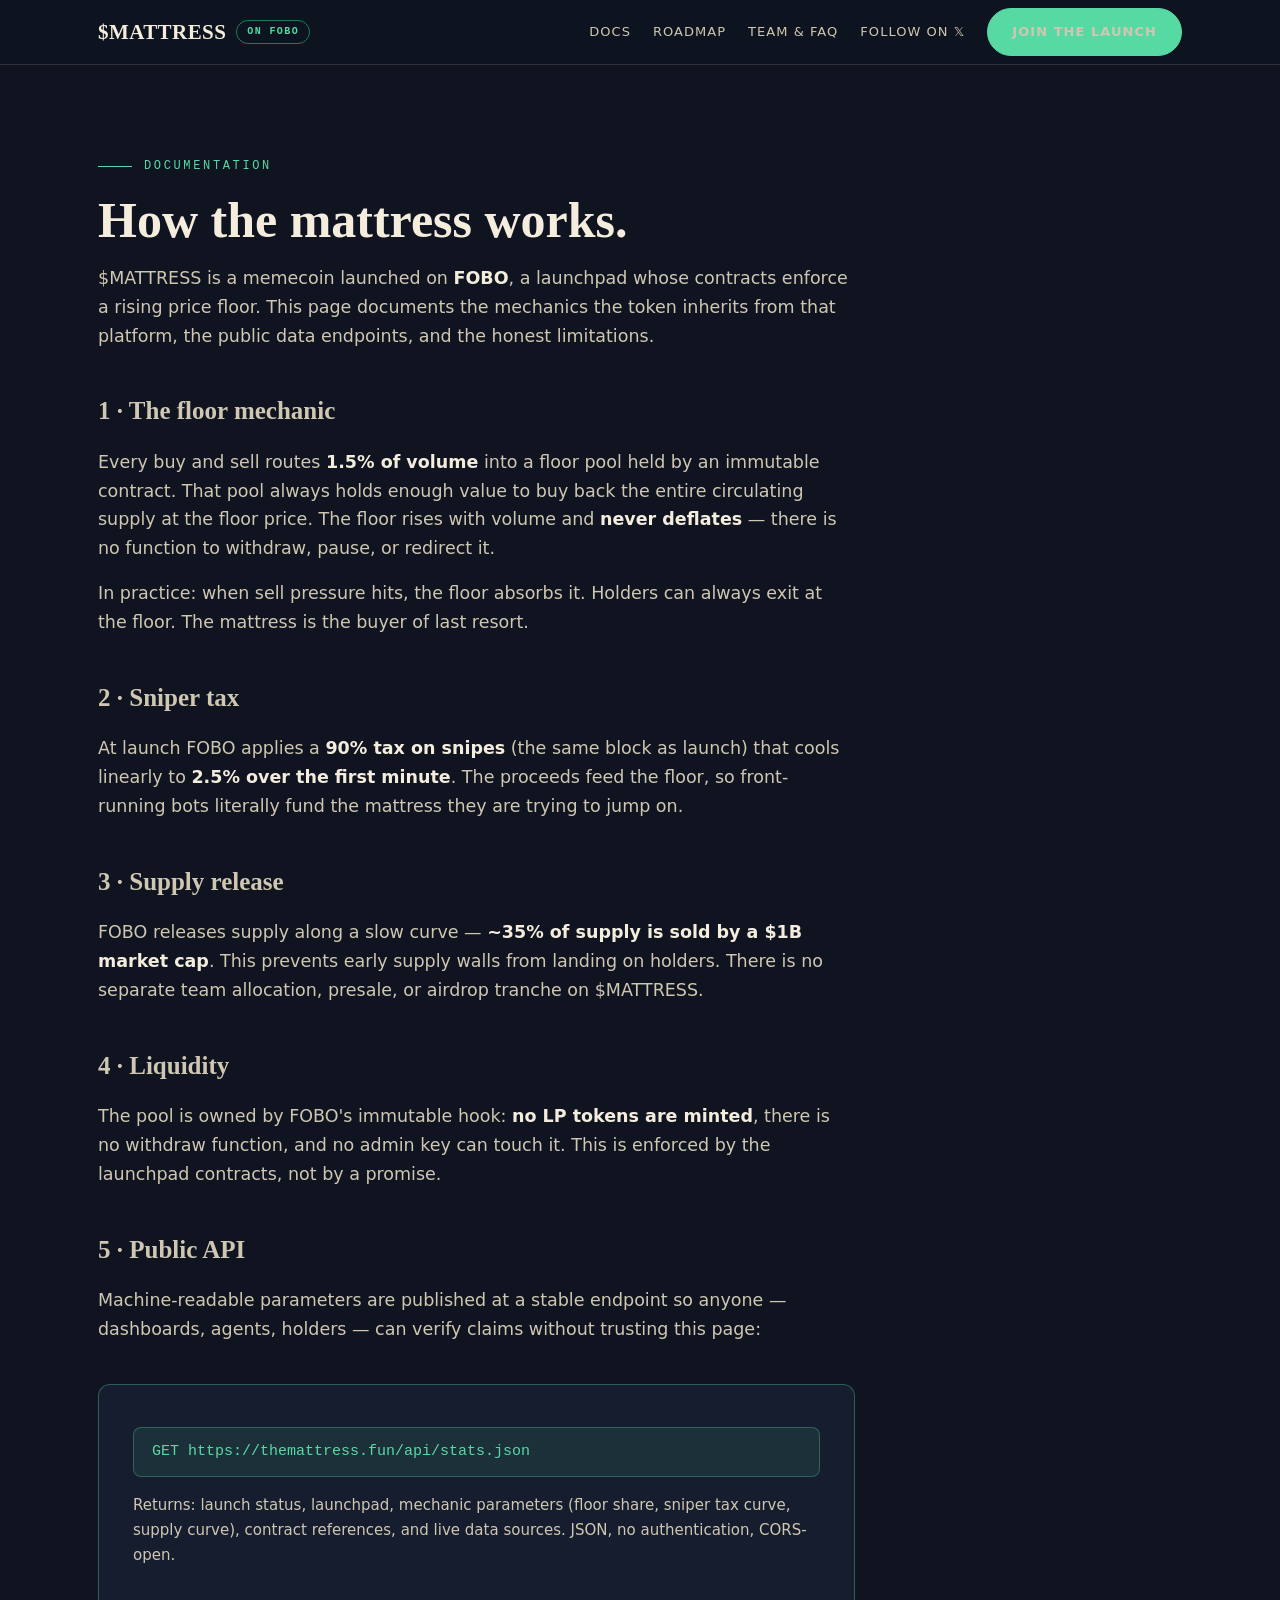
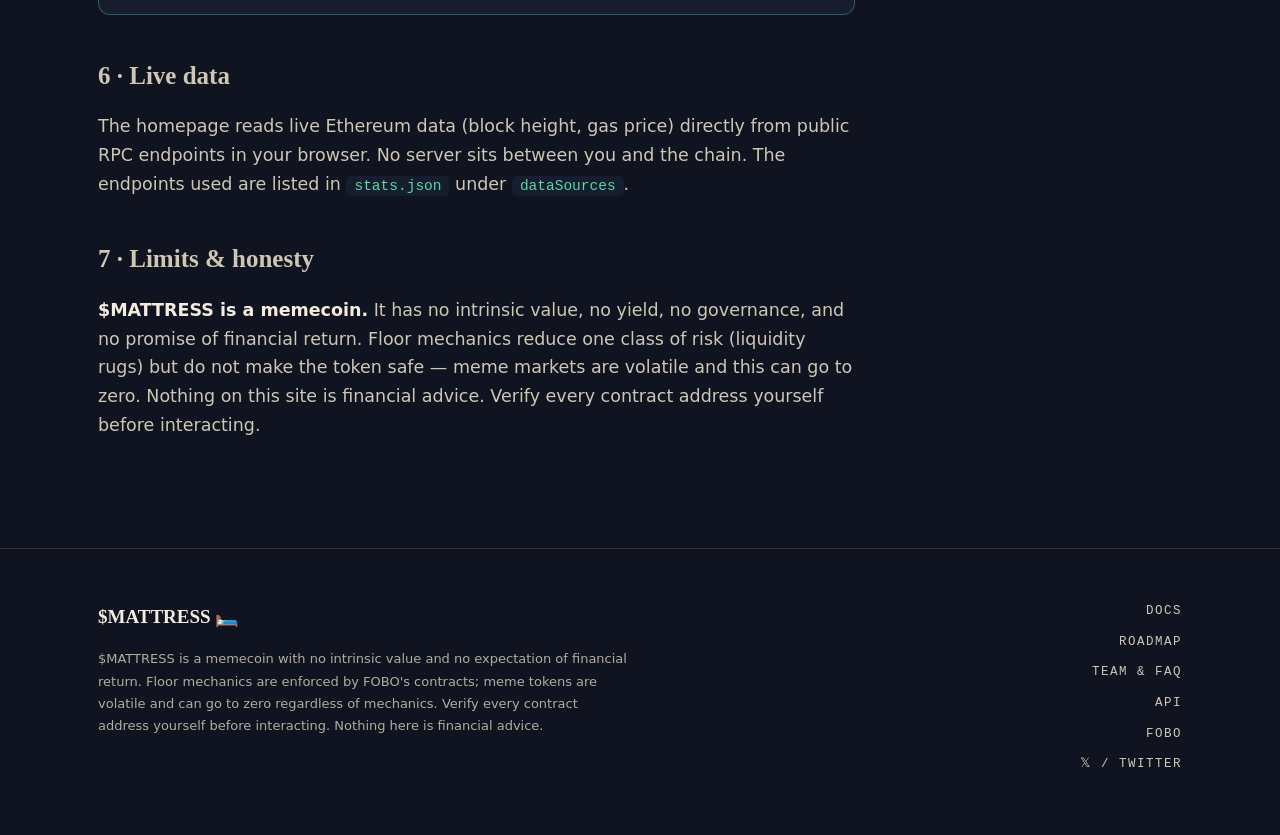
<file: docs/index.html>
<!DOCTYPE html><!--D9RDjGbOIp7_bgvf10gES--><html lang="en"><head><meta charSet="utf-8"/><meta name="viewport" content="width=device-width, initial-scale=1"/><link rel="stylesheet" href="/_next/static/css/48a952fb89a27956.css" data-precedence="next"/><link rel="preload" as="script" fetchPriority="low" href="/_next/static/chunks/webpack-f51b7a4e7e383c5e.js"/><script src="/_next/static/chunks/4bd1b696-c023c6e3521b1417.js" async=""></script><script src="/_next/static/chunks/255-102f2e5b2e3dc2ef.js" async=""></script><script src="/_next/static/chunks/main-app-b75790a77e322901.js" async=""></script><title>Docs — $MATTRESS</title><meta name="description" content="How the mattress works: FOBO floor mechanics, sniper tax, supply curve, and the public API."/><meta property="og:title" content="$MATTRESS — The money sleeps under you."/><meta property="og:description" content="Launched on FOBO. The floor is a mattress of cash, and it only gets thicker."/><meta property="og:url" content="https://themattress.fun/"/><meta property="og:site_name" content="$MATTRESS"/><meta property="og:type" content="website"/><meta name="twitter:card" content="summary"/><meta name="twitter:title" content="$MATTRESS — The money sleeps under you."/><meta name="twitter:description" content="Launched on FOBO. The floor is a mattress of cash, and it only gets thicker."/><script src="/_next/static/chunks/polyfills-42372ed130431b0a.js" noModule=""></script></head><body><div hidden=""><!--$--><!--/$--></div><nav><div class="wrap nav-in"><a class="wordmark" href="/">$MATTRESS <span class="pill-tag">on FOBO</span></a><div class="nav-links"><a href="/docs">Docs</a><a href="/roadmap">Roadmap</a><a href="/team">Team &amp; FAQ</a><a href="https://x.com/search?q=%24MATTRESS&amp;f=live" target="_blank" rel="noopener">Follow on 𝕏</a><a class="btn" href="/#launch">Join the launch</a></div></div></nav><main><section class="band" style="border-top:none"><div class="wrap"><div class="kicker">Documentation</div><h2>How the mattress works.</h2><div class="prose"><p>$MATTRESS is a memecoin launched on <strong>FOBO</strong>, a launchpad whose contracts enforce a rising price floor. This page documents the mechanics the token inherits from that platform, the public data endpoints, and the honest limitations.</p><h3 style="margin-top:40px">1 · The floor mechanic</h3><p>Every buy and sell routes <strong>1.5% of volume</strong> into a floor pool held by an immutable contract. That pool always holds enough value to buy back the entire circulating supply at the floor price. The floor rises with volume and <strong>never deflates</strong> — there is no function to withdraw, pause, or redirect it.</p><p>In practice: when sell pressure hits, the floor absorbs it. Holders can always exit at the floor. The mattress is the buyer of last resort.</p><h3 style="margin-top:40px">2 · Sniper tax</h3><p>At launch FOBO applies a <strong>90% tax on snipes</strong> (the same block as launch) that cools linearly to<!-- --> <strong>2.5% over the first minute</strong>. The proceeds feed the floor, so front-running bots literally fund the mattress they are trying to jump on.</p><h3 style="margin-top:40px">3 · Supply release</h3><p>FOBO releases supply along a slow curve —<!-- --> <strong>~35% of supply is sold by a $1B market cap</strong>. This prevents early supply walls from landing on holders. There is no separate team allocation, presale, or airdrop tranche on $MATTRESS.</p><h3 style="margin-top:40px">4 · Liquidity</h3><p>The pool is owned by FOBO&#x27;s immutable hook:<!-- --> <strong>no LP tokens are minted</strong>, there is no withdraw function, and no admin key can touch it. This is enforced by the launchpad contracts, not by a promise.</p><h3 style="margin-top:40px">5 · Public API</h3><p>Machine-readable parameters are published at a stable endpoint so anyone — dashboards, agents, holders — can verify claims without trusting this page:</p><div class="api-box"><div class="api-endpoint">GET https://themattress.fun/api/stats.json</div><p style="color:var(--cream-dim);font-size:15px">Returns: launch status, launchpad, mechanic parameters (floor share, sniper tax curve, supply curve), contract references, and live data sources. JSON, no authentication, CORS-open.</p></div><h3 style="margin-top:40px">6 · Live data</h3><p>The homepage reads live Ethereum data (block height, gas price) directly from public RPC endpoints in your browser. No server sits between you and the chain. The endpoints used are listed in<!-- --> <code>stats.json</code> under <code>dataSources</code>.</p><h3 style="margin-top:40px">7 · Limits &amp; honesty</h3><p><strong>$MATTRESS is a memecoin.</strong> It has no intrinsic value, no yield, no governance, and no promise of financial return. Floor mechanics reduce one class of risk (liquidity rugs) but do not make the token safe — meme markets are volatile and this can go to zero. Nothing on this site is financial advice. Verify every contract address yourself before interacting.</p></div></div></section></main><!--$--><!--/$--><footer><div class="wrap foot-grid"><div><div class="foot-mark">$MATTRESS 🛏️</div><p class="disclaimer">$MATTRESS is a memecoin with no intrinsic value and no expectation of financial return. Floor mechanics are enforced by FOBO&#x27;s contracts; meme tokens are volatile and can go to zero regardless of mechanics. Verify every contract address yourself before interacting. Nothing here is financial advice.</p></div><div class="foot-links"><a href="/docs">Docs</a><a href="/roadmap">Roadmap</a><a href="/team">Team &amp; FAQ</a><a href="/api/stats.json">API</a><a href="https://fobo.fun" target="_blank" rel="noopener">FOBO</a><a href="https://x.com/search?q=%24MATTRESS&amp;f=live" target="_blank" rel="noopener">𝕏 / Twitter</a></div></div></footer><script src="/_next/static/chunks/webpack-f51b7a4e7e383c5e.js" id="_R_" async=""></script><script>(self.__next_f=self.__next_f||[]).push([0])</script><script>self.__next_f.push([1,"1:\"$Sreact.fragment\"\n2:I[9766,[],\"\"]\n3:I[8924,[],\"\"]\n15:I[7150,[],\"\"]\n:HL[\"/_next/static/css/48a952fb89a27956.css\",\"style\"]\n"])</script><script>self.__next_f.push([1,"0:{\"P\":null,\"b\":\"D9RDjGbOIp7_bgvf10gES\",\"p\":\"\",\"c\":[\"\",\"docs\",\"\"],\"i\":false,\"f\":[[[\"\",{\"children\":[\"docs\",{\"children\":[\"__PAGE__\",{}]}]},\"$undefined\",\"$undefined\",true],[\"\",[\"$\",\"$1\",\"c\",{\"children\":[[[\"$\",\"link\",\"0\",{\"rel\":\"stylesheet\",\"href\":\"/_next/static/css/48a952fb89a27956.css\",\"precedence\":\"next\",\"crossOrigin\":\"$undefined\",\"nonce\":\"$undefined\"}]],[\"$\",\"html\",null,{\"lang\":\"en\",\"children\":[\"$\",\"body\",null,{\"children\":[[\"$\",\"nav\",null,{\"children\":[\"$\",\"div\",null,{\"className\":\"wrap nav-in\",\"children\":[[\"$\",\"a\",null,{\"className\":\"wordmark\",\"href\":\"/\",\"children\":[\"$$MATTRESS \",[\"$\",\"span\",null,{\"className\":\"pill-tag\",\"children\":\"on FOBO\"}]]}],[\"$\",\"div\",null,{\"className\":\"nav-links\",\"children\":[[\"$\",\"a\",null,{\"href\":\"/docs\",\"children\":\"Docs\"}],[\"$\",\"a\",null,{\"href\":\"/roadmap\",\"children\":\"Roadmap\"}],[\"$\",\"a\",null,{\"href\":\"/team\",\"children\":\"Team \u0026 FAQ\"}],[\"$\",\"a\",null,{\"href\":\"https://x.com/search?q=%24MATTRESS\u0026f=live\",\"target\":\"_blank\",\"rel\":\"noopener\",\"children\":\"Follow on 𝕏\"}],[\"$\",\"a\",null,{\"className\":\"btn\",\"href\":\"/#launch\",\"children\":\"Join the launch\"}]]}]]}]}],[\"$\",\"$L2\",null,{\"parallelRouterKey\":\"children\",\"error\":\"$undefined\",\"errorStyles\":\"$undefined\",\"errorScripts\":\"$undefined\",\"template\":[\"$\",\"$L3\",null,{}],\"templateStyles\":\"$undefined\",\"templateScripts\":\"$undefined\",\"notFound\":[[[\"$\",\"title\",null,{\"children\":\"404: This page could not be found.\"}],[\"$\",\"div\",null,{\"style\":{\"fontFamily\":\"system-ui,\\\"Segoe UI\\\",Roboto,Helvetica,Arial,sans-serif,\\\"Apple Color Emoji\\\",\\\"Segoe UI Emoji\\\"\",\"height\":\"100vh\",\"textAlign\":\"center\",\"display\":\"flex\",\"flexDirection\":\"column\",\"alignItems\":\"center\",\"justifyContent\":\"center\"},\"children\":[\"$\",\"div\",null,{\"children\":[[\"$\",\"style\",null,{\"dangerouslySetInnerHTML\":{\"__html\":\"body{color:#000;background:#fff;margin:0}.next-error-h1{border-right:1px solid rgba(0,0,0,.3)}@media (prefers-color-scheme:dark){body{color:#fff;background:#000}.next-error-h1{border-right:1px solid rgba(255,255,255,.3)}}\"}}],[\"$\",\"h1\",null,{\"className\":\"next-error-h1\",\"style\":{\"display\":\"inline-block\",\"margin\":\"0 20px 0 0\",\"padding\":\"0 23px 0 0\",\"fontSize\":24,\"fontWeight\":500,\"verticalAlign\":\"top\",\"lineHeight\":\"49px\"},\"children\":404}],[\"$\",\"div\",null,{\"style\":{\"display\":\"inline-block\"},\"children\":[\"$\",\"h2\",null,{\"style\":{\"fontSize\":14,\"fontWeight\":400,\"lineHeight\":\"49px\",\"margin\":0},\"children\":\"This page could not be found.\"}]}]]}]}]],[]],\"forbidden\":\"$undefined\",\"unauthorized\":\"$undefined\"}],[\"$\",\"footer\",null,{\"children\":[\"$\",\"div\",null,{\"className\":\"wrap foot-grid\",\"children\":[[\"$\",\"div\",null,{\"children\":[[\"$\",\"div\",null,{\"className\":\"foot-mark\",\"children\":\"$$MATTRESS 🛏️\"}],[\"$\",\"p\",null,{\"className\":\"disclaimer\",\"children\":\"$$MATTRESS is a memecoin with no intrinsic value and no expectation of financial return. Floor mechanics are enforced by FOBO's contracts; meme tokens are volatile and can go to zero regardless of mechanics. Verify every contract address yourself before interacting. Nothing here is financial advice.\"}]]}],[\"$\",\"div\",null,{\"className\":\"foot-links\",\"children\":[[\"$\",\"a\",null,{\"href\":\"/docs\",\"children\":\"Docs\"}],[\"$\",\"a\",null,{\"href\":\"/roadmap\",\"children\":\"Roadmap\"}],[\"$\",\"a\",null,{\"href\":\"/team\",\"children\":\"Team \u0026 FAQ\"}],[\"$\",\"a\",null,{\"href\":\"/api/stats.json\",\"children\":\"API\"}],[\"$\",\"a\",null,{\"href\":\"https://fobo.fun\",\"target\":\"_blank\",\"rel\":\"noopener\",\"children\":\"FOBO\"}],[\"$\",\"a\",null,{\"href\":\"https://x.com/search?q=%24MATTRESS\u0026f=live\",\"target\":\"_blank\",\"rel\":\"noopener\",\"children\":\"𝕏 / Twitter\"}]]}]]}]}]]}]}]]}],{\"children\":[\"docs\",[\"$\",\"$1\",\"c\",{\"children\":[null,[\"$\",\"$L2\",null,{\"parallelRouterKey\":\"children\",\"error\":\"$undefined\",\"errorStyles\":\"$undefined\",\"errorScripts\":\"$undefined\",\"template\":[\"$\",\"$L3\",null,{}],\"templateStyles\":\"$undefined\",\"templateScripts\":\"$undefined\",\"notFound\":\"$undefined\",\"forbidden\":\"$undefined\",\"unauthorized\":\"$undefined\"}]]}],{\"children\":[\"__PAGE__\",[\"$\",\"$1\",\"c\",{\"children\":[[\"$\",\"main\",null,{\"children\":[\"$\",\"section\",null,{\"className\":\"band\",\"style\":{\"borderTop\":\"none\"},\"children\":[\"$\",\"div\",null,{\"className\":\"wrap\",\"children\":[[\"$\",\"div\",null,{\"className\":\"kicker\",\"children\":\"Documentation\"}],[\"$\",\"h2\",null,{\"children\":\"How the mattress works.\"}],[\"$\",\"div\",null,{\"className\":\"prose\",\"children\":[[\"$\",\"p\",null,{\"children\":[\"$$MATTRESS is a memecoin launched on \",[\"$\",\"strong\",null,{\"children\":\"FOBO\"}],\", a launchpad whose contracts enforce a rising price floor. This page documents the mechanics the token inherits from that platform, the public data endpoints, and the honest limitations.\"]}],[\"$\",\"h3\",null,{\"style\":{\"marginTop\":40},\"children\":\"1 · The floor mechanic\"}],[\"$\",\"p\",null,{\"children\":[\"Every buy and sell routes \",[\"$\",\"strong\",null,{\"children\":\"1.5% of volume\"}],\" into a floor pool held by an immutable contract. That pool always holds enough value to buy back the entire circulating supply at the floor price. The floor rises with volume and \",\"$L4\",\" — there is no function to withdraw, pause, or redirect it.\"]}],\"$L5\",\"$L6\",\"$L7\",\"$L8\",\"$L9\",\"$La\",\"$Lb\",\"$Lc\",\"$Ld\",\"$Le\",\"$Lf\",\"$L10\",\"$L11\",\"$L12\"]}]]}]}]}],null,\"$L13\"]}],{},null,false]},null,false]},null,false],\"$L14\",false]],\"m\":\"$undefined\",\"G\":[\"$15\",[]],\"s\":false,\"S\":true}\n"])</script><script>self.__next_f.push([1,"16:I[4431,[],\"OutletBoundary\"]\n18:I[5278,[],\"AsyncMetadataOutlet\"]\n1a:I[4431,[],\"ViewportBoundary\"]\n1c:I[4431,[],\"MetadataBoundary\"]\n1d:\"$Sreact.suspense\"\n4:[\"$\",\"strong\",null,{\"children\":\"never deflates\"}]\n5:[\"$\",\"p\",null,{\"children\":\"In practice: when sell pressure hits, the floor absorbs it. Holders can always exit at the floor. The mattress is the buyer of last resort.\"}]\n6:[\"$\",\"h3\",null,{\"style\":{\"marginTop\":40},\"children\":\"2 · Sniper tax\"}]\n7:[\"$\",\"p\",null,{\"children\":[\"At launch FOBO applies a \",[\"$\",\"strong\",null,{\"children\":\"90% tax on snipes\"}],\" (the same block as launch) that cools linearly to\",\" \",[\"$\",\"strong\",null,{\"children\":\"2.5% over the first minute\"}],\". The proceeds feed the floor, so front-running bots literally fund the mattress they are trying to jump on.\"]}]\n8:[\"$\",\"h3\",null,{\"style\":{\"marginTop\":40},\"children\":\"3 · Supply release\"}]\n9:[\"$\",\"p\",null,{\"children\":[\"FOBO releases supply along a slow curve —\",\" \",[\"$\",\"strong\",null,{\"children\":\"~35% of supply is sold by a $1B market cap\"}],\". This prevents early supply walls from landing on holders. There is no separate team allocation, presale, or airdrop tranche on $MATTRESS.\"]}]\na:[\"$\",\"h3\",null,{\"style\":{\"marginTop\":40},\"children\":\"4 · Liquidity\"}]\nb:[\"$\",\"p\",null,{\"children\":[\"The pool is owned by FOBO's immutable hook:\",\" \",[\"$\",\"strong\",null,{\"children\":\"no LP tokens are minted\"}],\", there is no withdraw function, and no admin key can touch it. This is enforced by the launchpad contracts, not by a promise.\"]}]\nc:[\"$\",\"h3\",null,{\"style\":{\"marginTop\":40},\"children\":\"5 · Public API\"}]\nd:[\"$\",\"p\",null,{\"children\":\"Machine-readable parameters are published at a stable endpoint so anyone — dashboards, agents, holders — can verify claims without trusting this page:\"}]\ne:[\"$\",\"div\",null,{\"className\":\"api-box\",\"children\":[[\"$\",\"div\",null,{\"className\":\"api-endpoint\",\"children\":\"GET https://themattress.fun/api/stats.json\"}],[\"$\",\"p\",null,{\"style\":{\"color\":\"var(--cream-dim)\",\"fontSize\":15},\"children\":\"Returns: launch status, launchpad, "])</script><script>self.__next_f.push([1,"mechanic parameters (floor share, sniper tax curve, supply curve), contract references, and live data sources. JSON, no authentication, CORS-open.\"}]]}]\nf:[\"$\",\"h3\",null,{\"style\":{\"marginTop\":40},\"children\":\"6 · Live data\"}]\n10:[\"$\",\"p\",null,{\"children\":[\"The homepage reads live Ethereum data (block height, gas price) directly from public RPC endpoints in your browser. No server sits between you and the chain. The endpoints used are listed in\",\" \",[\"$\",\"code\",null,{\"children\":\"stats.json\"}],\" under \",[\"$\",\"code\",null,{\"children\":\"dataSources\"}],\".\"]}]\n11:[\"$\",\"h3\",null,{\"style\":{\"marginTop\":40},\"children\":\"7 · Limits \u0026 honesty\"}]\n12:[\"$\",\"p\",null,{\"children\":[[\"$\",\"strong\",null,{\"children\":\"$$MATTRESS is a memecoin.\"}],\" It has no intrinsic value, no yield, no governance, and no promise of financial return. Floor mechanics reduce one class of risk (liquidity rugs) but do not make the token safe — meme markets are volatile and this can go to zero. Nothing on this site is financial advice. Verify every contract address yourself before interacting.\"]}]\n13:[\"$\",\"$L16\",null,{\"children\":[\"$L17\",[\"$\",\"$L18\",null,{\"promise\":\"$@19\"}]]}]\n14:[\"$\",\"$1\",\"h\",{\"children\":[null,[[\"$\",\"$L1a\",null,{\"children\":\"$L1b\"}],null],[\"$\",\"$L1c\",null,{\"children\":[\"$\",\"div\",null,{\"hidden\":true,\"children\":[\"$\",\"$1d\",null,{\"fallback\":null,\"children\":\"$L1e\"}]}]}]]}]\n"])</script><script>self.__next_f.push([1,"1b:[[\"$\",\"meta\",\"0\",{\"charSet\":\"utf-8\"}],[\"$\",\"meta\",\"1\",{\"name\":\"viewport\",\"content\":\"width=device-width, initial-scale=1\"}]]\n17:null\n"])</script><script>self.__next_f.push([1,"19:{\"metadata\":[[\"$\",\"title\",\"0\",{\"children\":\"Docs — $MATTRESS\"}],[\"$\",\"meta\",\"1\",{\"name\":\"description\",\"content\":\"How the mattress works: FOBO floor mechanics, sniper tax, supply curve, and the public API.\"}],[\"$\",\"meta\",\"2\",{\"property\":\"og:title\",\"content\":\"$$MATTRESS — The money sleeps under you.\"}],[\"$\",\"meta\",\"3\",{\"property\":\"og:description\",\"content\":\"Launched on FOBO. The floor is a mattress of cash, and it only gets thicker.\"}],[\"$\",\"meta\",\"4\",{\"property\":\"og:url\",\"content\":\"https://themattress.fun/\"}],[\"$\",\"meta\",\"5\",{\"property\":\"og:site_name\",\"content\":\"$$MATTRESS\"}],[\"$\",\"meta\",\"6\",{\"property\":\"og:type\",\"content\":\"website\"}],[\"$\",\"meta\",\"7\",{\"name\":\"twitter:card\",\"content\":\"summary\"}],[\"$\",\"meta\",\"8\",{\"name\":\"twitter:title\",\"content\":\"$$MATTRESS — The money sleeps under you.\"}],[\"$\",\"meta\",\"9\",{\"name\":\"twitter:description\",\"content\":\"Launched on FOBO. The floor is a mattress of cash, and it only gets thicker.\"}]],\"error\":null,\"digest\":\"$undefined\"}\n"])</script><script>self.__next_f.push([1,"1e:\"$19:metadata\"\n"])</script></body></html>
</file>
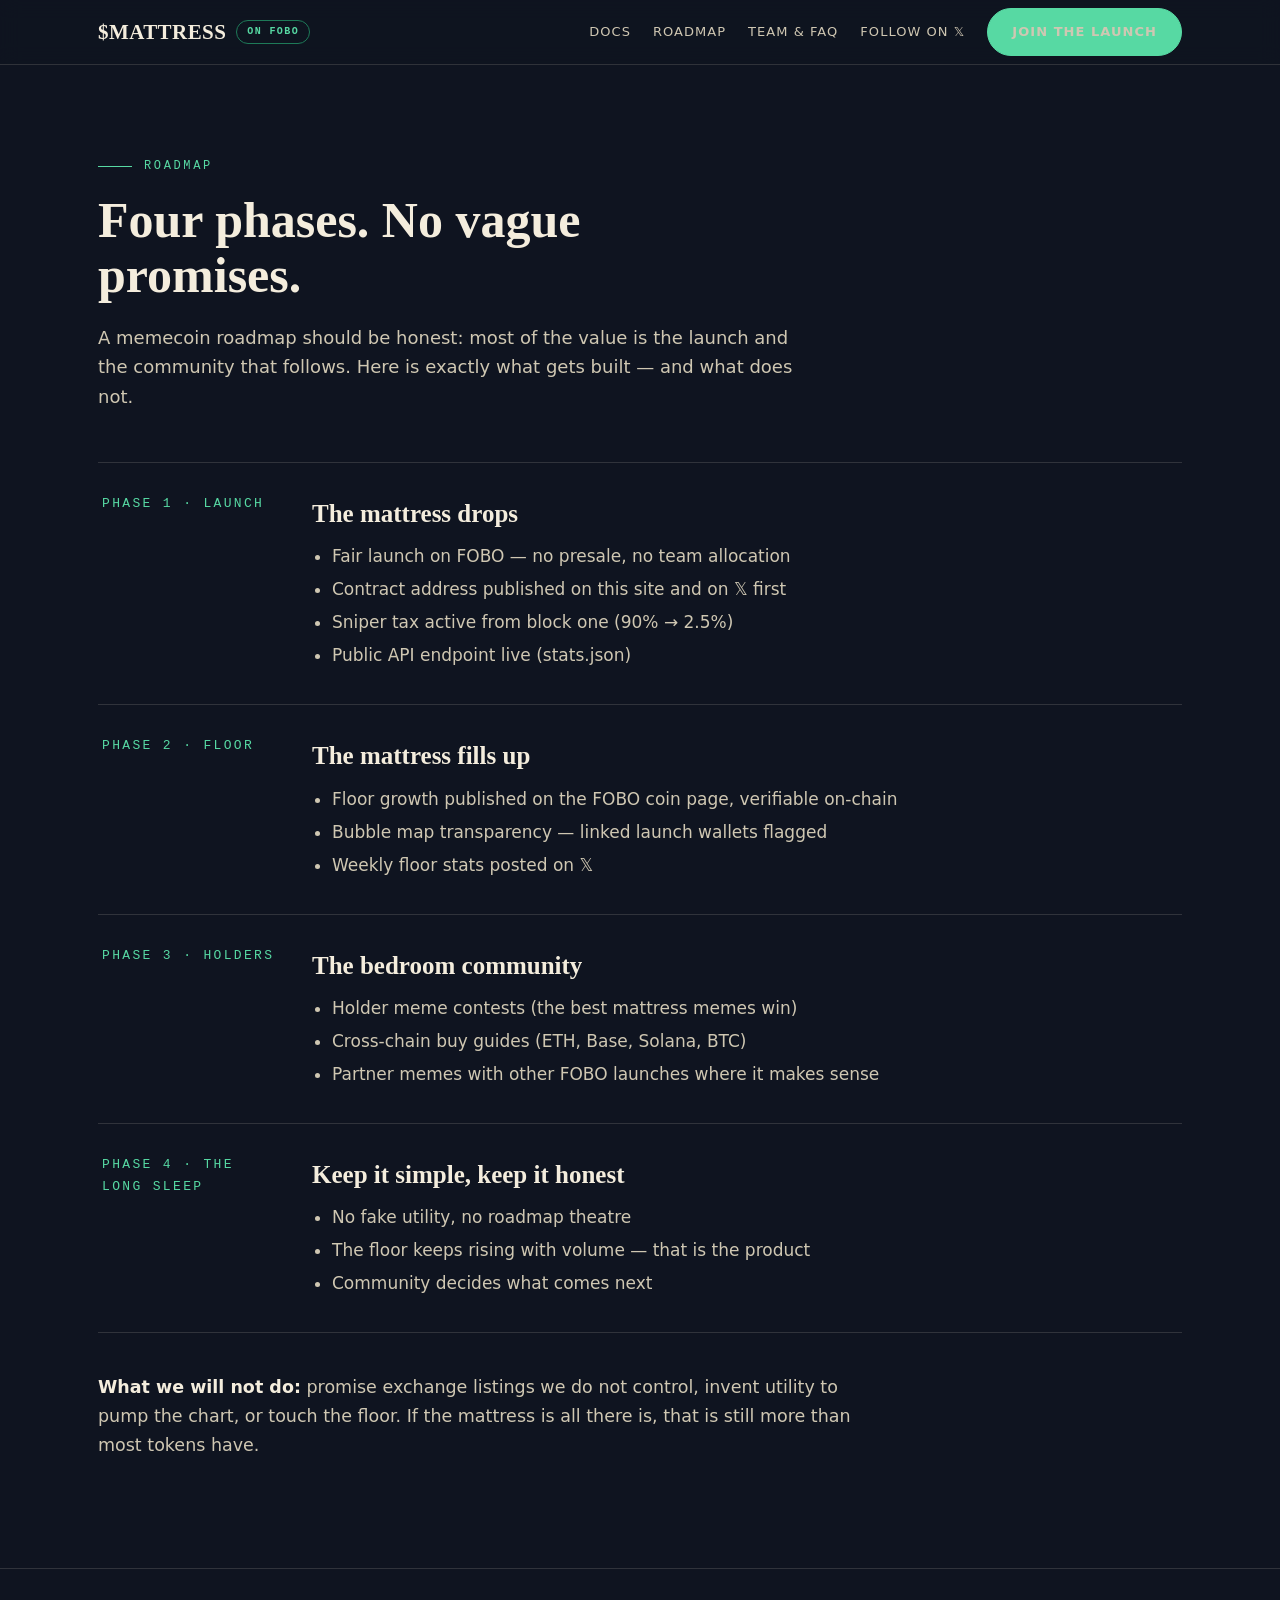
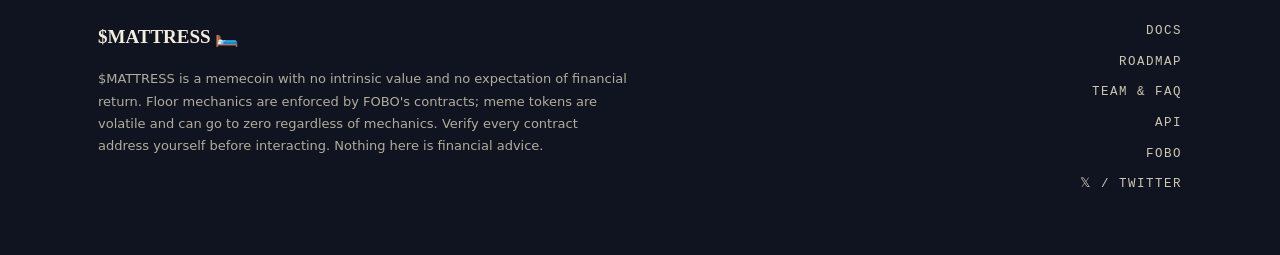
<file: roadmap/index.html>
<!DOCTYPE html><!--D9RDjGbOIp7_bgvf10gES--><html lang="en"><head><meta charSet="utf-8"/><meta name="viewport" content="width=device-width, initial-scale=1"/><link rel="stylesheet" href="/_next/static/css/48a952fb89a27956.css" data-precedence="next"/><link rel="preload" as="script" fetchPriority="low" href="/_next/static/chunks/webpack-f51b7a4e7e383c5e.js"/><script src="/_next/static/chunks/4bd1b696-c023c6e3521b1417.js" async=""></script><script src="/_next/static/chunks/255-102f2e5b2e3dc2ef.js" async=""></script><script src="/_next/static/chunks/main-app-b75790a77e322901.js" async=""></script><title>Roadmap — $MATTRESS</title><meta name="description" content="The $MATTRESS roadmap: launch, floor, holders, and the long sleep."/><meta property="og:title" content="$MATTRESS — The money sleeps under you."/><meta property="og:description" content="Launched on FOBO. The floor is a mattress of cash, and it only gets thicker."/><meta property="og:url" content="https://themattress.fun/"/><meta property="og:site_name" content="$MATTRESS"/><meta property="og:type" content="website"/><meta name="twitter:card" content="summary"/><meta name="twitter:title" content="$MATTRESS — The money sleeps under you."/><meta name="twitter:description" content="Launched on FOBO. The floor is a mattress of cash, and it only gets thicker."/><script src="/_next/static/chunks/polyfills-42372ed130431b0a.js" noModule=""></script></head><body><div hidden=""><!--$--><!--/$--></div><nav><div class="wrap nav-in"><a class="wordmark" href="/">$MATTRESS <span class="pill-tag">on FOBO</span></a><div class="nav-links"><a href="/docs">Docs</a><a href="/roadmap">Roadmap</a><a href="/team">Team &amp; FAQ</a><a href="https://x.com/search?q=%24MATTRESS&amp;f=live" target="_blank" rel="noopener">Follow on 𝕏</a><a class="btn" href="/#launch">Join the launch</a></div></div></nav><main><section class="band" style="border-top:none"><div class="wrap"><div class="kicker">Roadmap</div><h2>Four phases. No vague promises.</h2><p class="lede">A memecoin roadmap should be honest: most of the value is the launch and the community that follows. Here is exactly what gets built — and what does not.</p><div class="roadmap"><div class="phase"><div class="ph">Phase 1 · Launch</div><div><h3>The mattress drops</h3><ul><li>Fair launch on FOBO — no presale, no team allocation</li><li>Contract address published on this site and on 𝕏 first</li><li>Sniper tax active from block one (90% → 2.5%)</li><li>Public API endpoint live (stats.json)</li></ul></div></div><div class="phase"><div class="ph">Phase 2 · Floor</div><div><h3>The mattress fills up</h3><ul><li>Floor growth published on the FOBO coin page, verifiable on-chain</li><li>Bubble map transparency — linked launch wallets flagged</li><li>Weekly floor stats posted on 𝕏</li></ul></div></div><div class="phase"><div class="ph">Phase 3 · Holders</div><div><h3>The bedroom community</h3><ul><li>Holder meme contests (the best mattress memes win)</li><li>Cross-chain buy guides (ETH, Base, Solana, BTC)</li><li>Partner memes with other FOBO launches where it makes sense</li></ul></div></div><div class="phase"><div class="ph">Phase 4 · The long sleep</div><div><h3>Keep it simple, keep it honest</h3><ul><li>No fake utility, no roadmap theatre</li><li>The floor keeps rising with volume — that is the product</li><li>Community decides what comes next</li></ul></div></div></div><div class="prose" style="margin-top:40px"><p><strong>What we will not do:</strong> promise exchange listings we do not control, invent utility to pump the chart, or touch the floor. If the mattress is all there is, that is still more than most tokens have.</p></div></div></section></main><!--$--><!--/$--><footer><div class="wrap foot-grid"><div><div class="foot-mark">$MATTRESS 🛏️</div><p class="disclaimer">$MATTRESS is a memecoin with no intrinsic value and no expectation of financial return. Floor mechanics are enforced by FOBO&#x27;s contracts; meme tokens are volatile and can go to zero regardless of mechanics. Verify every contract address yourself before interacting. Nothing here is financial advice.</p></div><div class="foot-links"><a href="/docs">Docs</a><a href="/roadmap">Roadmap</a><a href="/team">Team &amp; FAQ</a><a href="/api/stats.json">API</a><a href="https://fobo.fun" target="_blank" rel="noopener">FOBO</a><a href="https://x.com/search?q=%24MATTRESS&amp;f=live" target="_blank" rel="noopener">𝕏 / Twitter</a></div></div></footer><script src="/_next/static/chunks/webpack-f51b7a4e7e383c5e.js" id="_R_" async=""></script><script>(self.__next_f=self.__next_f||[]).push([0])</script><script>self.__next_f.push([1,"1:\"$Sreact.fragment\"\n2:I[9766,[],\"\"]\n3:I[8924,[],\"\"]\nc:I[7150,[],\"\"]\n:HL[\"/_next/static/css/48a952fb89a27956.css\",\"style\"]\n"])</script><script>self.__next_f.push([1,"0:{\"P\":null,\"b\":\"D9RDjGbOIp7_bgvf10gES\",\"p\":\"\",\"c\":[\"\",\"roadmap\",\"\"],\"i\":false,\"f\":[[[\"\",{\"children\":[\"roadmap\",{\"children\":[\"__PAGE__\",{}]}]},\"$undefined\",\"$undefined\",true],[\"\",[\"$\",\"$1\",\"c\",{\"children\":[[[\"$\",\"link\",\"0\",{\"rel\":\"stylesheet\",\"href\":\"/_next/static/css/48a952fb89a27956.css\",\"precedence\":\"next\",\"crossOrigin\":\"$undefined\",\"nonce\":\"$undefined\"}]],[\"$\",\"html\",null,{\"lang\":\"en\",\"children\":[\"$\",\"body\",null,{\"children\":[[\"$\",\"nav\",null,{\"children\":[\"$\",\"div\",null,{\"className\":\"wrap nav-in\",\"children\":[[\"$\",\"a\",null,{\"className\":\"wordmark\",\"href\":\"/\",\"children\":[\"$$MATTRESS \",[\"$\",\"span\",null,{\"className\":\"pill-tag\",\"children\":\"on FOBO\"}]]}],[\"$\",\"div\",null,{\"className\":\"nav-links\",\"children\":[[\"$\",\"a\",null,{\"href\":\"/docs\",\"children\":\"Docs\"}],[\"$\",\"a\",null,{\"href\":\"/roadmap\",\"children\":\"Roadmap\"}],[\"$\",\"a\",null,{\"href\":\"/team\",\"children\":\"Team \u0026 FAQ\"}],[\"$\",\"a\",null,{\"href\":\"https://x.com/search?q=%24MATTRESS\u0026f=live\",\"target\":\"_blank\",\"rel\":\"noopener\",\"children\":\"Follow on 𝕏\"}],[\"$\",\"a\",null,{\"className\":\"btn\",\"href\":\"/#launch\",\"children\":\"Join the launch\"}]]}]]}]}],[\"$\",\"$L2\",null,{\"parallelRouterKey\":\"children\",\"error\":\"$undefined\",\"errorStyles\":\"$undefined\",\"errorScripts\":\"$undefined\",\"template\":[\"$\",\"$L3\",null,{}],\"templateStyles\":\"$undefined\",\"templateScripts\":\"$undefined\",\"notFound\":[[[\"$\",\"title\",null,{\"children\":\"404: This page could not be found.\"}],[\"$\",\"div\",null,{\"style\":{\"fontFamily\":\"system-ui,\\\"Segoe UI\\\",Roboto,Helvetica,Arial,sans-serif,\\\"Apple Color Emoji\\\",\\\"Segoe UI Emoji\\\"\",\"height\":\"100vh\",\"textAlign\":\"center\",\"display\":\"flex\",\"flexDirection\":\"column\",\"alignItems\":\"center\",\"justifyContent\":\"center\"},\"children\":[\"$\",\"div\",null,{\"children\":[[\"$\",\"style\",null,{\"dangerouslySetInnerHTML\":{\"__html\":\"body{color:#000;background:#fff;margin:0}.next-error-h1{border-right:1px solid rgba(0,0,0,.3)}@media (prefers-color-scheme:dark){body{color:#fff;background:#000}.next-error-h1{border-right:1px solid rgba(255,255,255,.3)}}\"}}],[\"$\",\"h1\",null,{\"className\":\"next-error-h1\",\"style\":{\"display\":\"inline-block\",\"margin\":\"0 20px 0 0\",\"padding\":\"0 23px 0 0\",\"fontSize\":24,\"fontWeight\":500,\"verticalAlign\":\"top\",\"lineHeight\":\"49px\"},\"children\":404}],[\"$\",\"div\",null,{\"style\":{\"display\":\"inline-block\"},\"children\":[\"$\",\"h2\",null,{\"style\":{\"fontSize\":14,\"fontWeight\":400,\"lineHeight\":\"49px\",\"margin\":0},\"children\":\"This page could not be found.\"}]}]]}]}]],[]],\"forbidden\":\"$undefined\",\"unauthorized\":\"$undefined\"}],[\"$\",\"footer\",null,{\"children\":[\"$\",\"div\",null,{\"className\":\"wrap foot-grid\",\"children\":[[\"$\",\"div\",null,{\"children\":[[\"$\",\"div\",null,{\"className\":\"foot-mark\",\"children\":\"$$MATTRESS 🛏️\"}],[\"$\",\"p\",null,{\"className\":\"disclaimer\",\"children\":\"$$MATTRESS is a memecoin with no intrinsic value and no expectation of financial return. Floor mechanics are enforced by FOBO's contracts; meme tokens are volatile and can go to zero regardless of mechanics. Verify every contract address yourself before interacting. Nothing here is financial advice.\"}]]}],[\"$\",\"div\",null,{\"className\":\"foot-links\",\"children\":[[\"$\",\"a\",null,{\"href\":\"/docs\",\"children\":\"Docs\"}],[\"$\",\"a\",null,{\"href\":\"/roadmap\",\"children\":\"Roadmap\"}],[\"$\",\"a\",null,{\"href\":\"/team\",\"children\":\"Team \u0026 FAQ\"}],[\"$\",\"a\",null,{\"href\":\"/api/stats.json\",\"children\":\"API\"}],[\"$\",\"a\",null,{\"href\":\"https://fobo.fun\",\"target\":\"_blank\",\"rel\":\"noopener\",\"children\":\"FOBO\"}],[\"$\",\"a\",null,{\"href\":\"https://x.com/search?q=%24MATTRESS\u0026f=live\",\"target\":\"_blank\",\"rel\":\"noopener\",\"children\":\"𝕏 / Twitter\"}]]}]]}]}]]}]}]]}],{\"children\":[\"roadmap\",[\"$\",\"$1\",\"c\",{\"children\":[null,[\"$\",\"$L2\",null,{\"parallelRouterKey\":\"children\",\"error\":\"$undefined\",\"errorStyles\":\"$undefined\",\"errorScripts\":\"$undefined\",\"template\":[\"$\",\"$L3\",null,{}],\"templateStyles\":\"$undefined\",\"templateScripts\":\"$undefined\",\"notFound\":\"$undefined\",\"forbidden\":\"$undefined\",\"unauthorized\":\"$undefined\"}]]}],{\"children\":[\"__PAGE__\",[\"$\",\"$1\",\"c\",{\"children\":[[\"$\",\"main\",null,{\"children\":[\"$\",\"section\",null,{\"className\":\"band\",\"style\":{\"borderTop\":\"none\"},\"children\":[\"$\",\"div\",null,{\"className\":\"wrap\",\"children\":[[\"$\",\"div\",null,{\"className\":\"kicker\",\"children\":\"Roadmap\"}],[\"$\",\"h2\",null,{\"children\":\"Four phases. No vague promises.\"}],[\"$\",\"p\",null,{\"className\":\"lede\",\"children\":\"A memecoin roadmap should be honest: most of the value is the launch and the community that follows. Here is exactly what gets built — and what does not.\"}],[\"$\",\"div\",null,{\"className\":\"roadmap\",\"children\":[[\"$\",\"div\",null,{\"className\":\"phase\",\"children\":[[\"$\",\"div\",null,{\"className\":\"ph\",\"children\":\"Phase 1 · Launch\"}],[\"$\",\"div\",null,{\"children\":[[\"$\",\"h3\",null,{\"children\":\"The mattress drops\"}],[\"$\",\"ul\",null,{\"children\":[[\"$\",\"li\",null,{\"children\":\"Fair launch on FOBO — no presale, no team allocation\"}],[\"$\",\"li\",null,{\"children\":\"Contract address published on this site and on 𝕏 first\"}],\"$L4\",\"$L5\"]}]]}]]}],\"$L6\",\"$L7\",\"$L8\"]}],\"$L9\"]}]}]}],null,\"$La\"]}],{},null,false]},null,false]},null,false],\"$Lb\",false]],\"m\":\"$undefined\",\"G\":[\"$c\",[]],\"s\":false,\"S\":true}\n"])</script><script>self.__next_f.push([1,"d:I[4431,[],\"OutletBoundary\"]\nf:I[5278,[],\"AsyncMetadataOutlet\"]\n11:I[4431,[],\"ViewportBoundary\"]\n13:I[4431,[],\"MetadataBoundary\"]\n14:\"$Sreact.suspense\"\n4:[\"$\",\"li\",null,{\"children\":\"Sniper tax active from block one (90% → 2.5%)\"}]\n5:[\"$\",\"li\",null,{\"children\":\"Public API endpoint live (stats.json)\"}]\n6:[\"$\",\"div\",null,{\"className\":\"phase\",\"children\":[[\"$\",\"div\",null,{\"className\":\"ph\",\"children\":\"Phase 2 · Floor\"}],[\"$\",\"div\",null,{\"children\":[[\"$\",\"h3\",null,{\"children\":\"The mattress fills up\"}],[\"$\",\"ul\",null,{\"children\":[[\"$\",\"li\",null,{\"children\":\"Floor growth published on the FOBO coin page, verifiable on-chain\"}],[\"$\",\"li\",null,{\"children\":\"Bubble map transparency — linked launch wallets flagged\"}],[\"$\",\"li\",null,{\"children\":\"Weekly floor stats posted on 𝕏\"}]]}]]}]]}]\n7:[\"$\",\"div\",null,{\"className\":\"phase\",\"children\":[[\"$\",\"div\",null,{\"className\":\"ph\",\"children\":\"Phase 3 · Holders\"}],[\"$\",\"div\",null,{\"children\":[[\"$\",\"h3\",null,{\"children\":\"The bedroom community\"}],[\"$\",\"ul\",null,{\"children\":[[\"$\",\"li\",null,{\"children\":\"Holder meme contests (the best mattress memes win)\"}],[\"$\",\"li\",null,{\"children\":\"Cross-chain buy guides (ETH, Base, Solana, BTC)\"}],[\"$\",\"li\",null,{\"children\":\"Partner memes with other FOBO launches where it makes sense\"}]]}]]}]]}]\n8:[\"$\",\"div\",null,{\"className\":\"phase\",\"children\":[[\"$\",\"div\",null,{\"className\":\"ph\",\"children\":\"Phase 4 · The long sleep\"}],[\"$\",\"div\",null,{\"children\":[[\"$\",\"h3\",null,{\"children\":\"Keep it simple, keep it honest\"}],[\"$\",\"ul\",null,{\"children\":[[\"$\",\"li\",null,{\"children\":\"No fake utility, no roadmap theatre\"}],[\"$\",\"li\",null,{\"children\":\"The floor keeps rising with volume — that is the product\"}],[\"$\",\"li\",null,{\"children\":\"Community decides what comes next\"}]]}]]}]]}]\n9:[\"$\",\"div\",null,{\"className\":\"prose\",\"style\":{\"marginTop\":40},\"children\":[\"$\",\"p\",null,{\"children\":[[\"$\",\"strong\",null,{\"children\":\"What we will not do:\"}],\" promise exchange listings we do not control, invent utility to pump the chart, or touch the floor. If the mattress is all there is"])</script><script>self.__next_f.push([1,", that is still more than most tokens have.\"]}]}]\na:[\"$\",\"$Ld\",null,{\"children\":[\"$Le\",[\"$\",\"$Lf\",null,{\"promise\":\"$@10\"}]]}]\nb:[\"$\",\"$1\",\"h\",{\"children\":[null,[[\"$\",\"$L11\",null,{\"children\":\"$L12\"}],null],[\"$\",\"$L13\",null,{\"children\":[\"$\",\"div\",null,{\"hidden\":true,\"children\":[\"$\",\"$14\",null,{\"fallback\":null,\"children\":\"$L15\"}]}]}]]}]\n"])</script><script>self.__next_f.push([1,"12:[[\"$\",\"meta\",\"0\",{\"charSet\":\"utf-8\"}],[\"$\",\"meta\",\"1\",{\"name\":\"viewport\",\"content\":\"width=device-width, initial-scale=1\"}]]\ne:null\n"])</script><script>self.__next_f.push([1,"10:{\"metadata\":[[\"$\",\"title\",\"0\",{\"children\":\"Roadmap — $MATTRESS\"}],[\"$\",\"meta\",\"1\",{\"name\":\"description\",\"content\":\"The $MATTRESS roadmap: launch, floor, holders, and the long sleep.\"}],[\"$\",\"meta\",\"2\",{\"property\":\"og:title\",\"content\":\"$$MATTRESS — The money sleeps under you.\"}],[\"$\",\"meta\",\"3\",{\"property\":\"og:description\",\"content\":\"Launched on FOBO. The floor is a mattress of cash, and it only gets thicker.\"}],[\"$\",\"meta\",\"4\",{\"property\":\"og:url\",\"content\":\"https://themattress.fun/\"}],[\"$\",\"meta\",\"5\",{\"property\":\"og:site_name\",\"content\":\"$$MATTRESS\"}],[\"$\",\"meta\",\"6\",{\"property\":\"og:type\",\"content\":\"website\"}],[\"$\",\"meta\",\"7\",{\"name\":\"twitter:card\",\"content\":\"summary\"}],[\"$\",\"meta\",\"8\",{\"name\":\"twitter:title\",\"content\":\"$$MATTRESS — The money sleeps under you.\"}],[\"$\",\"meta\",\"9\",{\"name\":\"twitter:description\",\"content\":\"Launched on FOBO. The floor is a mattress of cash, and it only gets thicker.\"}]],\"error\":null,\"digest\":\"$undefined\"}\n"])</script><script>self.__next_f.push([1,"15:\"$10:metadata\"\n"])</script></body></html>
</file>
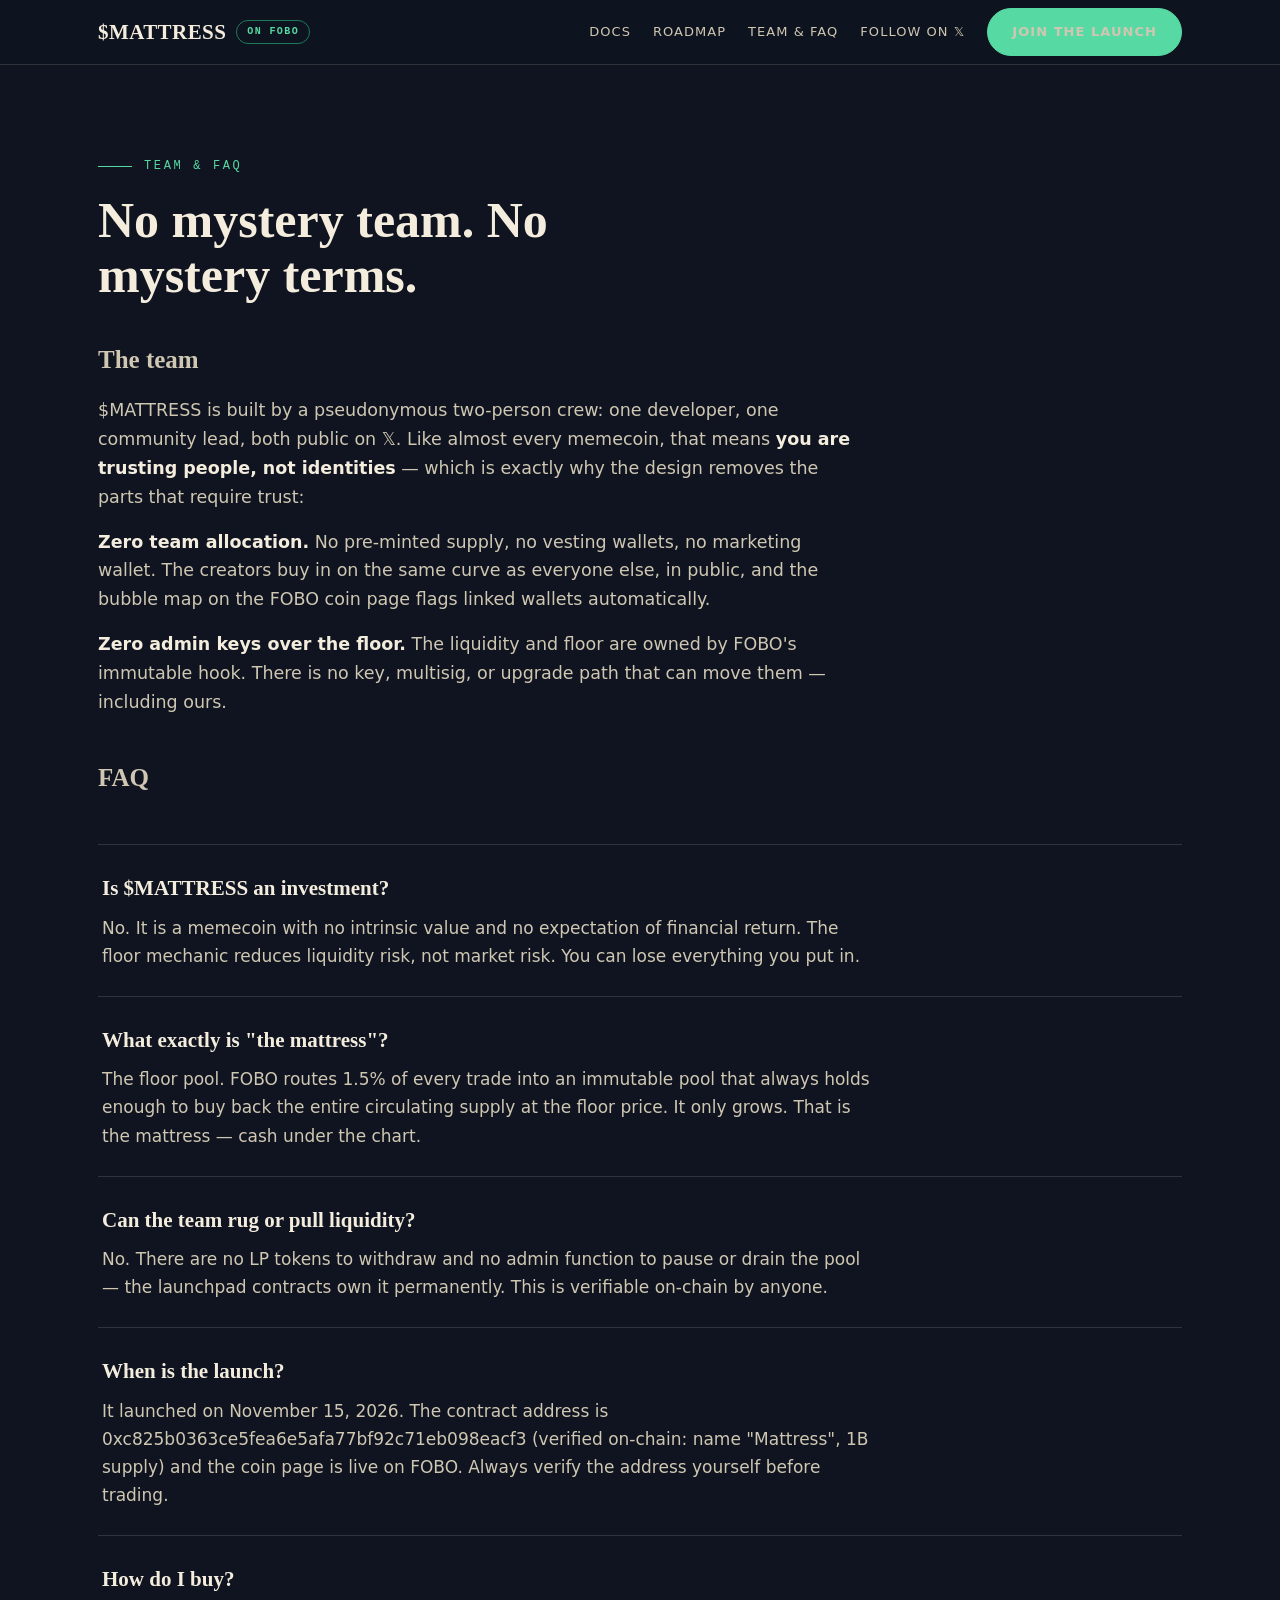
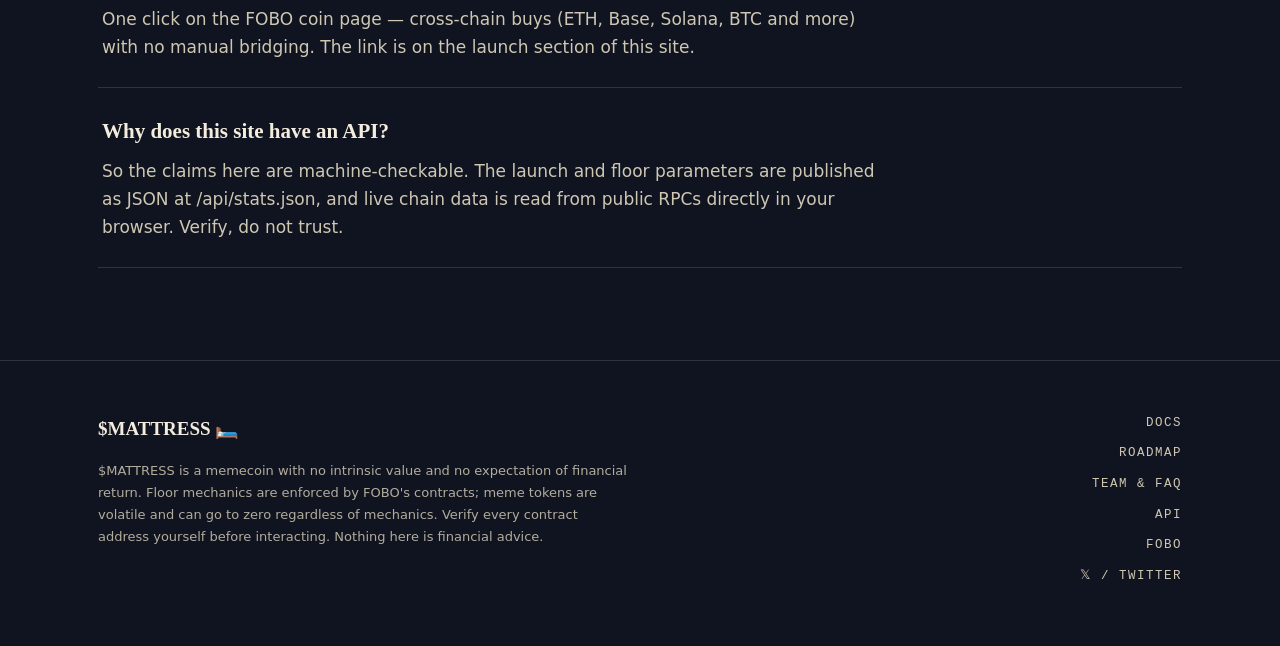
<file: team/index.html>
<!DOCTYPE html><!--D9RDjGbOIp7_bgvf10gES--><html lang="en"><head><meta charSet="utf-8"/><meta name="viewport" content="width=device-width, initial-scale=1"/><link rel="stylesheet" href="/_next/static/css/48a952fb89a27956.css" data-precedence="next"/><link rel="preload" as="script" fetchPriority="low" href="/_next/static/chunks/webpack-f51b7a4e7e383c5e.js"/><script src="/_next/static/chunks/4bd1b696-c023c6e3521b1417.js" async=""></script><script src="/_next/static/chunks/255-102f2e5b2e3dc2ef.js" async=""></script><script src="/_next/static/chunks/main-app-b75790a77e322901.js" async=""></script><title>Team &amp; FAQ — $MATTRESS</title><meta name="description" content="Who is behind $MATTRESS, and the honest answers."/><meta property="og:title" content="$MATTRESS — The money sleeps under you."/><meta property="og:description" content="Launched on FOBO. The floor is a mattress of cash, and it only gets thicker."/><meta property="og:url" content="https://themattress.fun/"/><meta property="og:site_name" content="$MATTRESS"/><meta property="og:type" content="website"/><meta name="twitter:card" content="summary"/><meta name="twitter:title" content="$MATTRESS — The money sleeps under you."/><meta name="twitter:description" content="Launched on FOBO. The floor is a mattress of cash, and it only gets thicker."/><script src="/_next/static/chunks/polyfills-42372ed130431b0a.js" noModule=""></script></head><body><div hidden=""><!--$--><!--/$--></div><nav><div class="wrap nav-in"><a class="wordmark" href="/">$MATTRESS <span class="pill-tag">on FOBO</span></a><div class="nav-links"><a href="/docs">Docs</a><a href="/roadmap">Roadmap</a><a href="/team">Team &amp; FAQ</a><a href="https://x.com/search?q=%24MATTRESS&amp;f=live" target="_blank" rel="noopener">Follow on 𝕏</a><a class="btn" href="/#launch">Join the launch</a></div></div></nav><main><section class="band" style="border-top:none"><div class="wrap"><div class="kicker">Team &amp; FAQ</div><h2>No mystery team. No mystery terms.</h2><div class="prose"><h3 style="margin-top:36px">The team</h3><p>$MATTRESS is built by a pseudonymous two-person crew: one developer, one community lead, both public on 𝕏. Like almost every memecoin, that means <strong>you are trusting people, not identities</strong> — which is exactly why the design removes the parts that require trust:</p><p><strong>Zero team allocation.</strong> No pre-minted supply, no vesting wallets, no marketing wallet. The creators buy in on the same curve as everyone else, in public, and the bubble map on the FOBO coin page flags linked wallets automatically.</p><p><strong>Zero admin keys over the floor.</strong> The liquidity and floor are owned by FOBO&#x27;s immutable hook. There is no key, multisig, or upgrade path that can move them — including ours.</p><h3 style="margin-top:40px">FAQ</h3></div><div class="faq"><div class="faq-item"><div class="faq-q">Is $MATTRESS an investment?</div><div class="faq-a">No. It is a memecoin with no intrinsic value and no expectation of financial return. The floor mechanic reduces liquidity risk, not market risk. You can lose everything you put in.</div></div><div class="faq-item"><div class="faq-q">What exactly is &quot;the mattress&quot;?</div><div class="faq-a">The floor pool. FOBO routes 1.5% of every trade into an immutable pool that always holds enough to buy back the entire circulating supply at the floor price. It only grows. That is the mattress — cash under the chart.</div></div><div class="faq-item"><div class="faq-q">Can the team rug or pull liquidity?</div><div class="faq-a">No. There are no LP tokens to withdraw and no admin function to pause or drain the pool — the launchpad contracts own it permanently. This is verifiable on-chain by anyone.</div></div><div class="faq-item"><div class="faq-q">When is the launch?</div><div class="faq-a">It launched on November 15, 2026. The contract address is 0xc825b0363ce5fea6e5afa77bf92c71eb098eacf3 (verified on-chain: name &quot;Mattress&quot;, 1B supply) and the coin page is live on FOBO. Always verify the address yourself before trading.</div></div><div class="faq-item"><div class="faq-q">How do I buy?</div><div class="faq-a">One click on the FOBO coin page — cross-chain buys (ETH, Base, Solana, BTC and more) with no manual bridging. The link is on the launch section of this site.</div></div><div class="faq-item"><div class="faq-q">Why does this site have an API?</div><div class="faq-a">So the claims here are machine-checkable. The launch and floor parameters are published as JSON at /api/stats.json, and live chain data is read from public RPCs directly in your browser. Verify, do not trust.</div></div></div></div></section></main><!--$--><!--/$--><footer><div class="wrap foot-grid"><div><div class="foot-mark">$MATTRESS 🛏️</div><p class="disclaimer">$MATTRESS is a memecoin with no intrinsic value and no expectation of financial return. Floor mechanics are enforced by FOBO&#x27;s contracts; meme tokens are volatile and can go to zero regardless of mechanics. Verify every contract address yourself before interacting. Nothing here is financial advice.</p></div><div class="foot-links"><a href="/docs">Docs</a><a href="/roadmap">Roadmap</a><a href="/team">Team &amp; FAQ</a><a href="/api/stats.json">API</a><a href="https://fobo.fun" target="_blank" rel="noopener">FOBO</a><a href="https://x.com/search?q=%24MATTRESS&amp;f=live" target="_blank" rel="noopener">𝕏 / Twitter</a></div></div></footer><script src="/_next/static/chunks/webpack-f51b7a4e7e383c5e.js" id="_R_" async=""></script><script>(self.__next_f=self.__next_f||[]).push([0])</script><script>self.__next_f.push([1,"1:\"$Sreact.fragment\"\n2:I[9766,[],\"\"]\n3:I[8924,[],\"\"]\n9:I[7150,[],\"\"]\n:HL[\"/_next/static/css/48a952fb89a27956.css\",\"style\"]\n"])</script><script>self.__next_f.push([1,"0:{\"P\":null,\"b\":\"D9RDjGbOIp7_bgvf10gES\",\"p\":\"\",\"c\":[\"\",\"team\",\"\"],\"i\":false,\"f\":[[[\"\",{\"children\":[\"team\",{\"children\":[\"__PAGE__\",{}]}]},\"$undefined\",\"$undefined\",true],[\"\",[\"$\",\"$1\",\"c\",{\"children\":[[[\"$\",\"link\",\"0\",{\"rel\":\"stylesheet\",\"href\":\"/_next/static/css/48a952fb89a27956.css\",\"precedence\":\"next\",\"crossOrigin\":\"$undefined\",\"nonce\":\"$undefined\"}]],[\"$\",\"html\",null,{\"lang\":\"en\",\"children\":[\"$\",\"body\",null,{\"children\":[[\"$\",\"nav\",null,{\"children\":[\"$\",\"div\",null,{\"className\":\"wrap nav-in\",\"children\":[[\"$\",\"a\",null,{\"className\":\"wordmark\",\"href\":\"/\",\"children\":[\"$$MATTRESS \",[\"$\",\"span\",null,{\"className\":\"pill-tag\",\"children\":\"on FOBO\"}]]}],[\"$\",\"div\",null,{\"className\":\"nav-links\",\"children\":[[\"$\",\"a\",null,{\"href\":\"/docs\",\"children\":\"Docs\"}],[\"$\",\"a\",null,{\"href\":\"/roadmap\",\"children\":\"Roadmap\"}],[\"$\",\"a\",null,{\"href\":\"/team\",\"children\":\"Team \u0026 FAQ\"}],[\"$\",\"a\",null,{\"href\":\"https://x.com/search?q=%24MATTRESS\u0026f=live\",\"target\":\"_blank\",\"rel\":\"noopener\",\"children\":\"Follow on 𝕏\"}],[\"$\",\"a\",null,{\"className\":\"btn\",\"href\":\"/#launch\",\"children\":\"Join the launch\"}]]}]]}]}],[\"$\",\"$L2\",null,{\"parallelRouterKey\":\"children\",\"error\":\"$undefined\",\"errorStyles\":\"$undefined\",\"errorScripts\":\"$undefined\",\"template\":[\"$\",\"$L3\",null,{}],\"templateStyles\":\"$undefined\",\"templateScripts\":\"$undefined\",\"notFound\":[[[\"$\",\"title\",null,{\"children\":\"404: This page could not be found.\"}],[\"$\",\"div\",null,{\"style\":{\"fontFamily\":\"system-ui,\\\"Segoe UI\\\",Roboto,Helvetica,Arial,sans-serif,\\\"Apple Color Emoji\\\",\\\"Segoe UI Emoji\\\"\",\"height\":\"100vh\",\"textAlign\":\"center\",\"display\":\"flex\",\"flexDirection\":\"column\",\"alignItems\":\"center\",\"justifyContent\":\"center\"},\"children\":[\"$\",\"div\",null,{\"children\":[[\"$\",\"style\",null,{\"dangerouslySetInnerHTML\":{\"__html\":\"body{color:#000;background:#fff;margin:0}.next-error-h1{border-right:1px solid rgba(0,0,0,.3)}@media (prefers-color-scheme:dark){body{color:#fff;background:#000}.next-error-h1{border-right:1px solid rgba(255,255,255,.3)}}\"}}],[\"$\",\"h1\",null,{\"className\":\"next-error-h1\",\"style\":{\"display\":\"inline-block\",\"margin\":\"0 20px 0 0\",\"padding\":\"0 23px 0 0\",\"fontSize\":24,\"fontWeight\":500,\"verticalAlign\":\"top\",\"lineHeight\":\"49px\"},\"children\":404}],[\"$\",\"div\",null,{\"style\":{\"display\":\"inline-block\"},\"children\":[\"$\",\"h2\",null,{\"style\":{\"fontSize\":14,\"fontWeight\":400,\"lineHeight\":\"49px\",\"margin\":0},\"children\":\"This page could not be found.\"}]}]]}]}]],[]],\"forbidden\":\"$undefined\",\"unauthorized\":\"$undefined\"}],[\"$\",\"footer\",null,{\"children\":[\"$\",\"div\",null,{\"className\":\"wrap foot-grid\",\"children\":[[\"$\",\"div\",null,{\"children\":[[\"$\",\"div\",null,{\"className\":\"foot-mark\",\"children\":\"$$MATTRESS 🛏️\"}],[\"$\",\"p\",null,{\"className\":\"disclaimer\",\"children\":\"$$MATTRESS is a memecoin with no intrinsic value and no expectation of financial return. Floor mechanics are enforced by FOBO's contracts; meme tokens are volatile and can go to zero regardless of mechanics. Verify every contract address yourself before interacting. Nothing here is financial advice.\"}]]}],[\"$\",\"div\",null,{\"className\":\"foot-links\",\"children\":[[\"$\",\"a\",null,{\"href\":\"/docs\",\"children\":\"Docs\"}],[\"$\",\"a\",null,{\"href\":\"/roadmap\",\"children\":\"Roadmap\"}],[\"$\",\"a\",null,{\"href\":\"/team\",\"children\":\"Team \u0026 FAQ\"}],[\"$\",\"a\",null,{\"href\":\"/api/stats.json\",\"children\":\"API\"}],[\"$\",\"a\",null,{\"href\":\"https://fobo.fun\",\"target\":\"_blank\",\"rel\":\"noopener\",\"children\":\"FOBO\"}],[\"$\",\"a\",null,{\"href\":\"https://x.com/search?q=%24MATTRESS\u0026f=live\",\"target\":\"_blank\",\"rel\":\"noopener\",\"children\":\"𝕏 / Twitter\"}]]}]]}]}]]}]}]]}],{\"children\":[\"team\",[\"$\",\"$1\",\"c\",{\"children\":[null,[\"$\",\"$L2\",null,{\"parallelRouterKey\":\"children\",\"error\":\"$undefined\",\"errorStyles\":\"$undefined\",\"errorScripts\":\"$undefined\",\"template\":[\"$\",\"$L3\",null,{}],\"templateStyles\":\"$undefined\",\"templateScripts\":\"$undefined\",\"notFound\":\"$undefined\",\"forbidden\":\"$undefined\",\"unauthorized\":\"$undefined\"}]]}],{\"children\":[\"__PAGE__\",[\"$\",\"$1\",\"c\",{\"children\":[[\"$\",\"main\",null,{\"children\":[\"$\",\"section\",null,{\"className\":\"band\",\"style\":{\"borderTop\":\"none\"},\"children\":[\"$\",\"div\",null,{\"className\":\"wrap\",\"children\":[[\"$\",\"div\",null,{\"className\":\"kicker\",\"children\":\"Team \u0026 FAQ\"}],[\"$\",\"h2\",null,{\"children\":\"No mystery team. No mystery terms.\"}],[\"$\",\"div\",null,{\"className\":\"prose\",\"children\":[[\"$\",\"h3\",null,{\"style\":{\"marginTop\":36},\"children\":\"The team\"}],[\"$\",\"p\",null,{\"children\":[\"$$MATTRESS is built by a pseudonymous two-person crew: one developer, one community lead, both public on 𝕏. Like almost every memecoin, that means \",[\"$\",\"strong\",null,{\"children\":\"you are trusting people, not identities\"}],\" — which is exactly why the design removes the parts that require trust:\"]}],[\"$\",\"p\",null,{\"children\":[[\"$\",\"strong\",null,{\"children\":\"Zero team allocation.\"}],\" No pre-minted supply, no vesting wallets, no marketing wallet. The creators buy in on the same curve as everyone else, in public, and the bubble map on the FOBO coin page flags linked wallets automatically.\"]}],\"$L4\",\"$L5\"]}],\"$L6\"]}]}]}],null,\"$L7\"]}],{},null,false]},null,false]},null,false],\"$L8\",false]],\"m\":\"$undefined\",\"G\":[\"$9\",[]],\"s\":false,\"S\":true}\n"])</script><script>self.__next_f.push([1,"a:I[4431,[],\"OutletBoundary\"]\nc:I[5278,[],\"AsyncMetadataOutlet\"]\ne:I[4431,[],\"ViewportBoundary\"]\n10:I[4431,[],\"MetadataBoundary\"]\n11:\"$Sreact.suspense\"\n4:[\"$\",\"p\",null,{\"children\":[[\"$\",\"strong\",null,{\"children\":\"Zero admin keys over the floor.\"}],\" The liquidity and floor are owned by FOBO's immutable hook. There is no key, multisig, or upgrade path that can move them — including ours.\"]}]\n5:[\"$\",\"h3\",null,{\"style\":{\"marginTop\":40},\"children\":\"FAQ\"}]\n"])</script><script>self.__next_f.push([1,"6:[\"$\",\"div\",null,{\"className\":\"faq\",\"children\":[[\"$\",\"div\",null,{\"className\":\"faq-item\",\"children\":[[\"$\",\"div\",null,{\"className\":\"faq-q\",\"children\":\"Is $MATTRESS an investment?\"}],[\"$\",\"div\",null,{\"className\":\"faq-a\",\"children\":\"No. It is a memecoin with no intrinsic value and no expectation of financial return. The floor mechanic reduces liquidity risk, not market risk. You can lose everything you put in.\"}]]}],[\"$\",\"div\",null,{\"className\":\"faq-item\",\"children\":[[\"$\",\"div\",null,{\"className\":\"faq-q\",\"children\":\"What exactly is \\\"the mattress\\\"?\"}],[\"$\",\"div\",null,{\"className\":\"faq-a\",\"children\":\"The floor pool. FOBO routes 1.5% of every trade into an immutable pool that always holds enough to buy back the entire circulating supply at the floor price. It only grows. That is the mattress — cash under the chart.\"}]]}],[\"$\",\"div\",null,{\"className\":\"faq-item\",\"children\":[[\"$\",\"div\",null,{\"className\":\"faq-q\",\"children\":\"Can the team rug or pull liquidity?\"}],[\"$\",\"div\",null,{\"className\":\"faq-a\",\"children\":\"No. There are no LP tokens to withdraw and no admin function to pause or drain the pool — the launchpad contracts own it permanently. This is verifiable on-chain by anyone.\"}]]}],[\"$\",\"div\",null,{\"className\":\"faq-item\",\"children\":[[\"$\",\"div\",null,{\"className\":\"faq-q\",\"children\":\"When is the launch?\"}],[\"$\",\"div\",null,{\"className\":\"faq-a\",\"children\":\"It launched on November 15, 2026. The contract address is 0xc825b0363ce5fea6e5afa77bf92c71eb098eacf3 (verified on-chain: name \\\"Mattress\\\", 1B supply) and the coin page is live on FOBO. Always verify the address yourself before trading.\"}]]}],[\"$\",\"div\",null,{\"className\":\"faq-item\",\"children\":[[\"$\",\"div\",null,{\"className\":\"faq-q\",\"children\":\"How do I buy?\"}],[\"$\",\"div\",null,{\"className\":\"faq-a\",\"children\":\"One click on the FOBO coin page — cross-chain buys (ETH, Base, Solana, BTC and more) with no manual bridging. The link is on the launch section of this site.\"}]]}],[\"$\",\"div\",null,{\"className\":\"faq-item\",\"children\":[[\"$\",\"div\",null,{\"className\":\"faq-q\",\"children\":\"Why does this site have an API?\"}],[\"$\",\"div\",null,{\"className\":\"faq-a\",\"children\":\"So the claims here are machine-checkable. The launch and floor parameters are published as JSON at /api/stats.json, and live chain data is read from public RPCs directly in your browser. Verify, do not trust.\"}]]}]]}]\n"])</script><script>self.__next_f.push([1,"7:[\"$\",\"$La\",null,{\"children\":[\"$Lb\",[\"$\",\"$Lc\",null,{\"promise\":\"$@d\"}]]}]\n8:[\"$\",\"$1\",\"h\",{\"children\":[null,[[\"$\",\"$Le\",null,{\"children\":\"$Lf\"}],null],[\"$\",\"$L10\",null,{\"children\":[\"$\",\"div\",null,{\"hidden\":true,\"children\":[\"$\",\"$11\",null,{\"fallback\":null,\"children\":\"$L12\"}]}]}]]}]\n"])</script><script>self.__next_f.push([1,"f:[[\"$\",\"meta\",\"0\",{\"charSet\":\"utf-8\"}],[\"$\",\"meta\",\"1\",{\"name\":\"viewport\",\"content\":\"width=device-width, initial-scale=1\"}]]\nb:null\n"])</script><script>self.__next_f.push([1,"d:{\"metadata\":[[\"$\",\"title\",\"0\",{\"children\":\"Team \u0026 FAQ — $MATTRESS\"}],[\"$\",\"meta\",\"1\",{\"name\":\"description\",\"content\":\"Who is behind $MATTRESS, and the honest answers.\"}],[\"$\",\"meta\",\"2\",{\"property\":\"og:title\",\"content\":\"$$MATTRESS — The money sleeps under you.\"}],[\"$\",\"meta\",\"3\",{\"property\":\"og:description\",\"content\":\"Launched on FOBO. The floor is a mattress of cash, and it only gets thicker.\"}],[\"$\",\"meta\",\"4\",{\"property\":\"og:url\",\"content\":\"https://themattress.fun/\"}],[\"$\",\"meta\",\"5\",{\"property\":\"og:site_name\",\"content\":\"$$MATTRESS\"}],[\"$\",\"meta\",\"6\",{\"property\":\"og:type\",\"content\":\"website\"}],[\"$\",\"meta\",\"7\",{\"name\":\"twitter:card\",\"content\":\"summary\"}],[\"$\",\"meta\",\"8\",{\"name\":\"twitter:title\",\"content\":\"$$MATTRESS — The money sleeps under you.\"}],[\"$\",\"meta\",\"9\",{\"name\":\"twitter:description\",\"content\":\"Launched on FOBO. The floor is a mattress of cash, and it only gets thicker.\"}]],\"error\":null,\"digest\":\"$undefined\"}\n"])</script><script>self.__next_f.push([1,"12:\"$d:metadata\"\n"])</script></body></html>
</file>
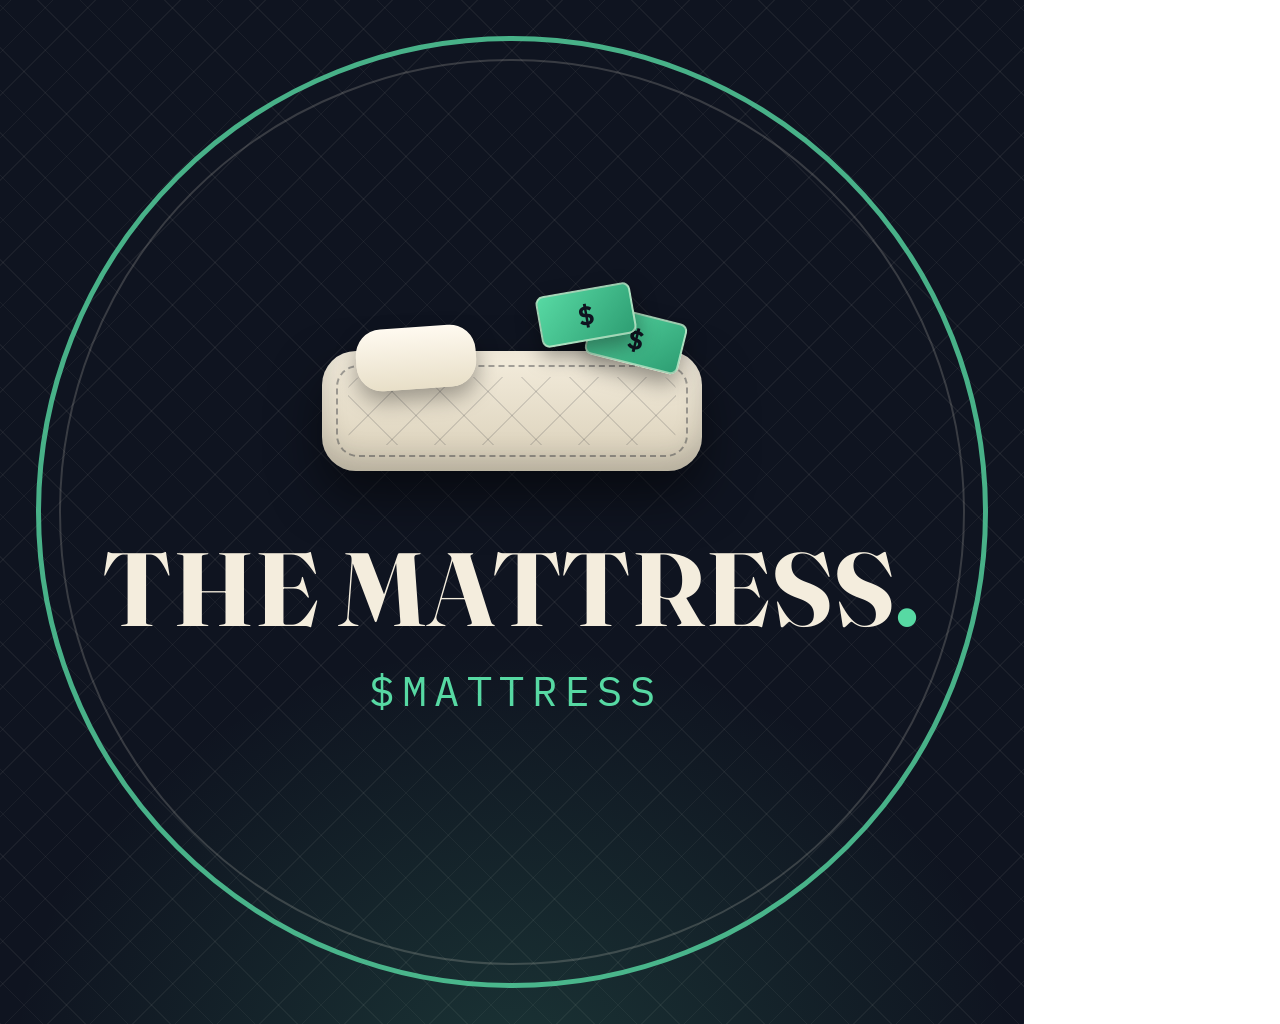
<file: brand/avatar.html>
<!DOCTYPE html>
<html>
<head>
<meta charset="UTF-8">
<link href="https://fonts.googleapis.com/css2?family=Fraunces:opsz,wght@9..144,600;9..144,700&family=IBM+Plex+Mono:wght@500&display=swap" rel="stylesheet">
<style>
  html, body { margin: 0; padding: 0; }
  body { width: 1024px; height: 1024px; overflow: hidden; }
  .canvas {
    position: relative; width: 1024px; height: 1024px;
    background: #0f1420;
    display: flex; align-items: center; justify-content: center;
    font-family: "Fraunces", Georgia, serif;
  }
  /* quilted texture */
  .canvas::before {
    content: ""; position: absolute; inset: 0;
    background-image:
      repeating-linear-gradient(45deg, rgba(244,237,221,0.05) 0 1px, transparent 1px 30px),
      repeating-linear-gradient(-45deg, rgba(244,237,221,0.05) 0 1px, transparent 1px 30px);
  }
  .glow {
    position: absolute; inset: 0;
    background: radial-gradient(ellipse 70% 60% at 50% 105%, rgba(87,217,163,0.16), transparent 70%);
  }
  .ring {
    position: absolute; inset: 36px; border-radius: 50%;
    border: 5px solid rgba(87, 217, 163, 0.8);
  }
  .ring::after {
    content: ""; position: absolute; inset: 18px; border-radius: 50%;
    border: 2px solid rgba(244, 237, 221, 0.18);
  }
  .mark { position: relative; text-align: center; }

  /* CSS mattress icon */
  .bed-icon {
    position: relative; width: 380px; height: 190px; margin: 0 auto;
  }
  .mattress {
    position: absolute; left: 0; right: 0; bottom: 26px; height: 120px;
    background: linear-gradient(180deg, #f4eddd, #d9cfb8);
    border-radius: 34px;
    box-shadow: 0 24px 50px rgba(0,0,0,0.5), inset 0 -14px 26px rgba(15,20,32,0.18);
  }
  .mattress::before {
    content: ""; position: absolute; inset: 14px;
    border: 2.5px dashed rgba(15,20,32,0.35); border-radius: 22px;
  }
  .mattress::after {
    content: ""; position: absolute; inset: 26px;
    background-image:
      repeating-linear-gradient(45deg, rgba(15,20,32,0.12) 0 1.5px, transparent 1.5px 34px),
      repeating-linear-gradient(-45deg, rgba(15,20,32,0.12) 0 1.5px, transparent 1.5px 34px);
    border-radius: 14px;
  }
  .pillow {
    position: absolute; left: 34px; bottom: 108px; width: 120px; height: 62px;
    background: linear-gradient(180deg, #fffaf0, #e8dfc8);
    border-radius: 26px; transform: rotate(-4deg);
    box-shadow: 0 10px 22px rgba(0,0,0,0.35);
  }
  .bill {
    position: absolute; width: 92px; height: 48px; border-radius: 8px;
    background: linear-gradient(135deg, #57d9a3, #2e9e73);
    border: 2px solid rgba(244,237,221,0.55);
    box-shadow: 0 10px 22px rgba(0,0,0,0.4);
  }
  .bill::after {
    content: "$"; position: absolute; inset: 0; display: flex;
    align-items: center; justify-content: center;
    color: #0f1420; font-family: "IBM Plex Mono", monospace;
    font-size: 26px; font-weight: 700;
  }
  .b1 { right: 18px; bottom: 132px; transform: rotate(14deg); }
  .b2 { right: 68px; bottom: 156px; transform: rotate(-10deg); }

  .word {
    margin-top: 40px;
    font-family: "Fraunces", Georgia, serif; font-weight: 700;
    font-size: 104px; letter-spacing: 0.015em; color: #f4eddd; line-height: 1;
  }
  .word .dot { color: #57d9a3; }
  .tick {
    margin-top: 22px;
    font-family: "IBM Plex Mono", monospace; font-size: 42px;
    letter-spacing: 0.18em; text-indent: 0.18em; color: #57d9a3;
  }
</style>
</head>
<body>
  <div class="canvas">
    <div class="glow"></div>
    <div class="ring"></div>
    <div class="mark">
      <div class="bed-icon">
        <div class="mattress"></div>
        <div class="pillow"></div>
        <div class="bill b1"></div>
        <div class="bill b2"></div>
      </div>
      <div class="word">THE MATTRESS<span class="dot">.</span></div>
      <div class="tick">$MATTRESS</div>
    </div>
  </div>
</body>
</html>
</file>
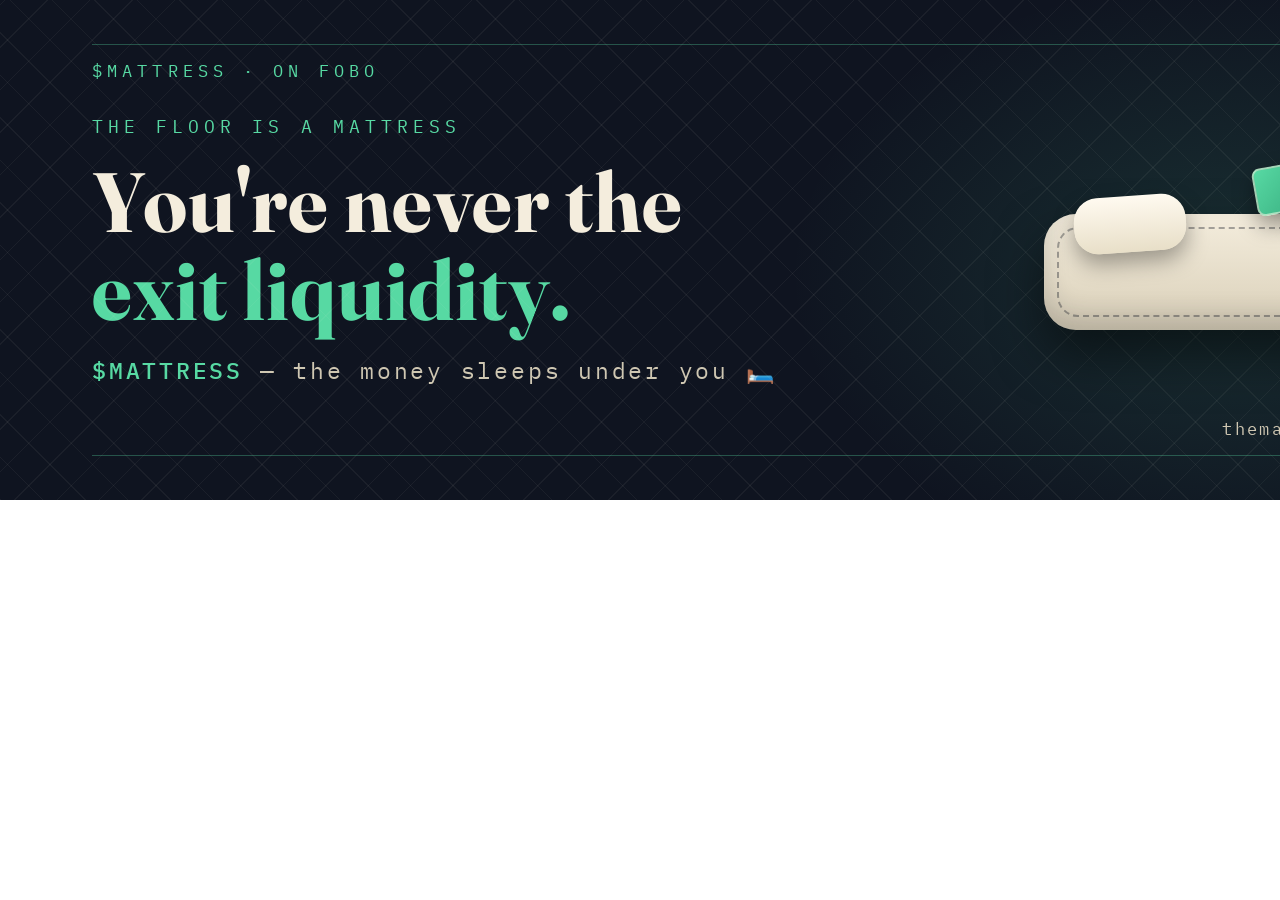
<file: brand/banner.html>
<!DOCTYPE html>
<html>
<head>
<meta charset="UTF-8">
<link href="https://fonts.googleapis.com/css2?family=Fraunces:opsz,wght@9..144,400;9..144,600;9..144,700&family=IBM+Plex+Mono:wght@400;500&display=swap" rel="stylesheet">
<style>
  html, body { margin: 0; padding: 0; }
  body { width: 1500px; height: 500px; overflow: hidden; }
  .canvas {
    position: relative; width: 1500px; height: 500px;
    background: #0f1420;
    display: flex; align-items: center;
    padding: 0 92px; box-sizing: border-box;
    font-family: "Fraunces", Georgia, serif; color: #f4eddd;
  }
  .canvas::before {
    content: ""; position: absolute; inset: 0;
    background-image:
      repeating-linear-gradient(45deg, rgba(244,237,221,0.05) 0 1px, transparent 1px 30px),
      repeating-linear-gradient(-45deg, rgba(244,237,221,0.05) 0 1px, transparent 1px 30px);
  }
  .glow {
    position: absolute; inset: 0;
    background: radial-gradient(ellipse 42% 85% at 82% 55%, rgba(87,217,163,0.14), transparent 70%);
  }
  .rule { position: absolute; left: 92px; right: 92px; height: 1px; background: rgba(87,217,163,0.32); }
  .rule.top { top: 44px; } .rule.bottom { bottom: 44px; }

  .kicker {
    font-family: "IBM Plex Mono", monospace; font-size: 18px;
    letter-spacing: 0.28em; text-transform: uppercase; color: #57d9a3;
    margin-bottom: 20px;
  }
  h1 {
    font-weight: 700; font-size: 84px; line-height: 1.04; letter-spacing: 0.01em;
    margin: 0;
  }
  h1 .green { color: #57d9a3; }
  .sub {
    margin-top: 22px;
    font-family: "IBM Plex Mono", monospace; font-size: 23px;
    letter-spacing: 0.12em; color: #cfc7b2;
  }
  .sub b { color: #57d9a3; font-weight: 500; }

  /* mattress art right side */
  .bed-art { position: absolute; right: 96px; top: 50%; transform: translateY(-50%); width: 360px; height: 220px; }
  .mattress {
    position: absolute; left: 0; right: 0; bottom: 30px; height: 116px;
    background: linear-gradient(180deg, #f4eddd, #d9cfb8);
    border-radius: 32px;
    box-shadow: 0 24px 50px rgba(0,0,0,0.5), inset 0 -14px 26px rgba(15,20,32,0.18);
  }
  .mattress::before {
    content: ""; position: absolute; inset: 13px;
    border: 2.5px dashed rgba(15,20,32,0.35); border-radius: 21px;
  }
  .pillow {
    position: absolute; left: 30px; bottom: 108px; width: 112px; height: 56px;
    background: linear-gradient(180deg, #fffaf0, #e8dfc8);
    border-radius: 24px; transform: rotate(-4deg);
    box-shadow: 0 10px 22px rgba(0,0,0,0.35);
  }
  .bill {
    position: absolute; width: 84px; height: 44px; border-radius: 8px;
    background: linear-gradient(135deg, #57d9a3, #2e9e73);
    border: 2px solid rgba(244,237,221,0.55);
    box-shadow: 0 10px 22px rgba(0,0,0,0.4);
  }
  .bill::after {
    content: "$"; position: absolute; inset: 0; display: flex;
    align-items: center; justify-content: center;
    color: #0f1420; font-family: "IBM Plex Mono", monospace;
    font-size: 22px; font-weight: 700;
  }
  .b1 { right: 14px; bottom: 128px; transform: rotate(14deg); }
  .b2 { right: 62px; bottom: 150px; transform: rotate(-10deg); }

  .brand {
    position: absolute; top: 60px; left: 92px;
    font-family: "IBM Plex Mono", monospace; font-size: 17px;
    letter-spacing: 0.3em; color: #57d9a3;
  }
  .links {
    position: absolute; bottom: 60px; right: 92px;
    font-family: "IBM Plex Mono", monospace; font-size: 17px;
    letter-spacing: 0.14em; color: #cfc7b2;
  }
</style>
</head>
<body>
  <div class="canvas">
    <div class="glow"></div>
    <div class="rule top"></div><div class="rule bottom"></div>
    <div class="brand">$MATTRESS · ON FOBO</div>
    <div class="links">themattress.fun</div>

    <div>
      <div class="kicker">The floor is a mattress</div>
      <h1>You're never the<br><span class="green">exit liquidity.</span></h1>
      <div class="sub"><b>$MATTRESS</b> — the money sleeps under you 🛏️</div>
    </div>

    <div class="bed-art">
      <div class="mattress"></div>
      <div class="pillow"></div>
      <div class="bill b1"></div>
      <div class="bill b2"></div>
    </div>
  </div>
</body>
</html>
</file>
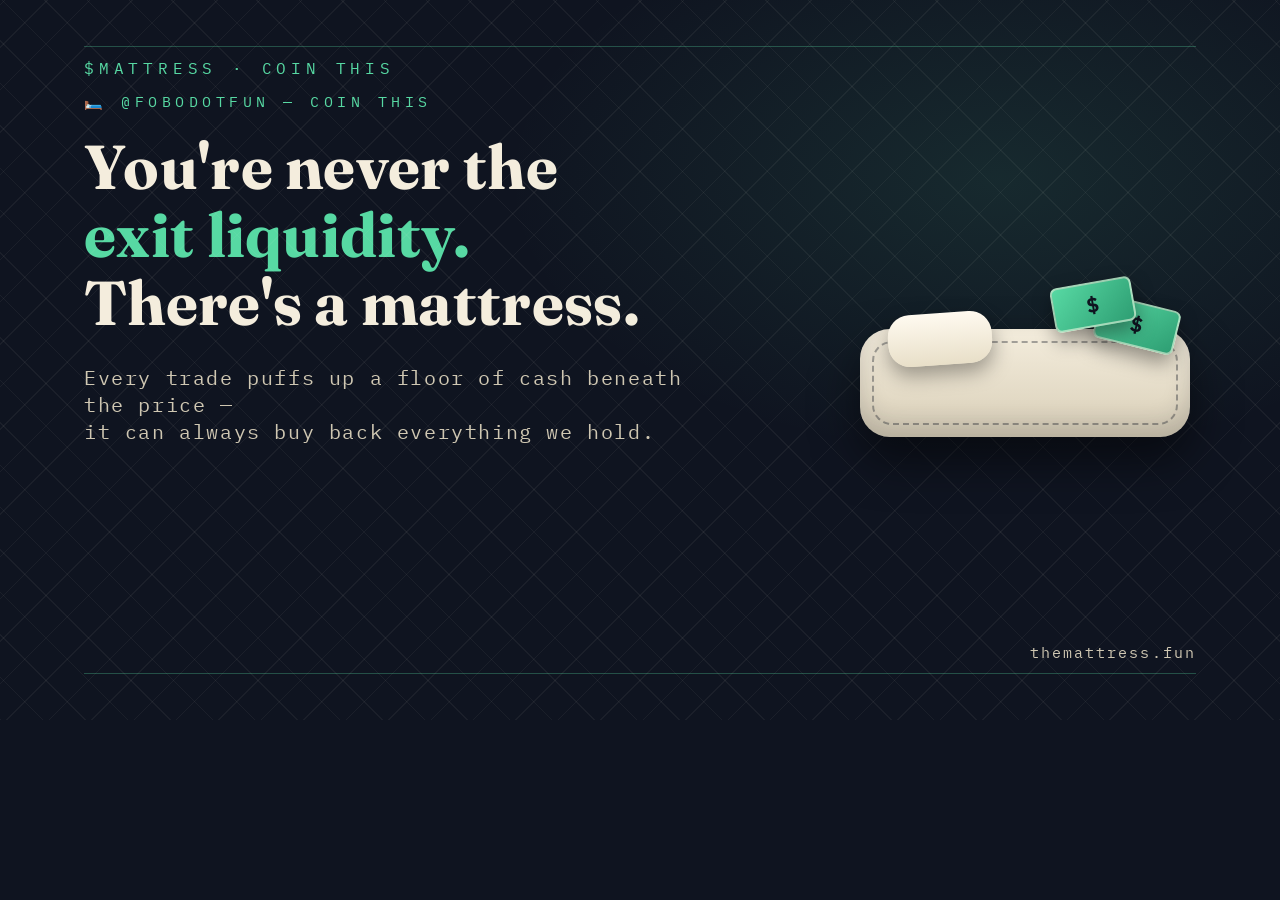
<file: brand/posts.html>
<!DOCTYPE html>
<html>
<head>
<meta charset="UTF-8">
<link href="https://fonts.googleapis.com/css2?family=Fraunces:opsz,wght@9..144,400;9..144,600;9..144,700&family=IBM+Plex+Mono:wght@400;500&display=swap" rel="stylesheet">
<style>
  html, body { margin: 0; padding: 0; background: #0f1420; }
  .card {
    display: none;
    position: relative; width: 1280px; height: 720px; overflow: hidden;
    background: #0f1420;
    font-family: "Fraunces", Georgia, serif; color: #f4eddd;
    box-sizing: border-box; padding: 62px 84px;
  }
  .card.on { display: block; }
  .card::before {
    content: ""; position: absolute; inset: 0;
    background-image:
      repeating-linear-gradient(45deg, rgba(244,237,221,0.05) 0 1px, transparent 1px 30px),
      repeating-linear-gradient(-45deg, rgba(244,237,221,0.05) 0 1px, transparent 1px 30px);
  }
  .glow {
    position: absolute; inset: 0;
    background: radial-gradient(ellipse 55% 55% at 78% 25%, rgba(87,217,163,0.11), transparent 70%);
  }
  .rule { position: absolute; left: 84px; right: 84px; height: 1px; background: rgba(87,217,163,0.3); }
  .top { top: 46px; } .bottom { bottom: 46px; }
  .brand {
    position: absolute; top: 58px; left: 84px;
    font-family: "IBM Plex Mono", monospace; font-size: 16px;
    letter-spacing: 0.3em; color: #57d9a3;
  }
  .links {
    position: absolute; bottom: 58px; right: 84px;
    font-family: "IBM Plex Mono", monospace; font-size: 15px;
    letter-spacing: 0.14em; color: #cfc7b2;
  }
  .kicker {
    font-family: "IBM Plex Mono", monospace; font-size: 15px;
    letter-spacing: 0.3em; text-transform: uppercase; color: #57d9a3;
    margin: 30px 0 22px;
  }
  h1 {
    font-weight: 700; font-size: 62px; line-height: 1.1; letter-spacing: 0.005em;
    margin: 0 0 26px; max-width: 24ch;
  }
  h1 .green { color: #57d9a3; }
  .big-quote {
    font-weight: 700; font-size: 54px; line-height: 1.22; max-width: 22ch;
  }
  .big-quote .dim { color: #9a917c; }
  .big-quote .green { color: #57d9a3; }
  .sub {
    font-family: "IBM Plex Mono", monospace; font-size: 20px;
    letter-spacing: 0.08em; color: #cfc7b2; margin-top: 26px; max-width: 52ch;
  }
  .rows { max-width: 860px; margin-top: 34px; }
  .row {
    display: flex; gap: 20px; align-items: baseline;
    padding: 15px 0; border-top: 1px solid rgba(244,237,221,0.12);
  }
  .row:last-child { border-bottom: 1px solid rgba(244,237,221,0.12); }
  .row .mark { font-family: "IBM Plex Mono", monospace; font-size: 19px; min-width: 44px; }
  .row .txt { font-family: "IBM Plex Mono", monospace; font-size: 21px; color: #cfc7b2; }
  .row .txt b { color: #f4eddd; font-weight: 500; }

  /* mattress art */
  .bed-art { position: absolute; right: 90px; top: 50%; transform: translateY(-50%); width: 330px; height: 210px; }
  .bed-art.small { width: 260px; height: 170px; right: 110px; }
  .mattress {
    position: absolute; left: 0; right: 0; bottom: 28px; height: 108px;
    background: linear-gradient(180deg, #f4eddd, #d9cfb8);
    border-radius: 30px;
    box-shadow: 0 22px 46px rgba(0,0,0,0.5), inset 0 -13px 24px rgba(15,20,32,0.18);
  }
  .mattress::before {
    content: ""; position: absolute; inset: 12px;
    border: 2.5px dashed rgba(15,20,32,0.35); border-radius: 20px;
  }
  .pillow {
    position: absolute; left: 28px; bottom: 100px; width: 104px; height: 52px;
    background: linear-gradient(180deg, #fffaf0, #e8dfc8);
    border-radius: 22px; transform: rotate(-4deg);
    box-shadow: 0 9px 20px rgba(0,0,0,0.35);
  }
  .bill {
    position: absolute; width: 78px; height: 41px; border-radius: 7px;
    background: linear-gradient(135deg, #57d9a3, #2e9e73);
    border: 2px solid rgba(244,237,221,0.55);
    box-shadow: 0 9px 20px rgba(0,0,0,0.4);
  }
  .bill::after {
    content: "$"; position: absolute; inset: 0; display: flex;
    align-items: center; justify-content: center;
    color: #0f1420; font-family: "IBM Plex Mono", monospace;
    font-size: 20px; font-weight: 700;
  }
  .b1 { right: 12px; bottom: 118px; transform: rotate(14deg); }
  .b2 { right: 56px; bottom: 138px; transform: rotate(-10deg); }

  .pills { display: flex; gap: 14px; margin-top: 40px; }
  .pill {
    font-family: "IBM Plex Mono", monospace; font-size: 17px; letter-spacing: 0.08em;
    border-radius: 999px; padding: 12px 26px;
  }
  .p-solid { background: #57d9a3; color: #0f1420; }
  .p-ghost { border: 1px solid rgba(87,217,163,0.55); color: #57d9a3; }
</style>
</head>
<body>

<!-- CARD 1: coin this -->
<div class="card" id="card1">
  <div class="glow"></div>
  <div class="rule top"></div><div class="rule bottom"></div>
  <div class="brand">$MATTRESS · COIN THIS</div>
  <div class="links">themattress.fun</div>
  <div class="kicker">🛏️ @fobodotfun — coin this</div>
  <h1>You're never the<br><span class="green">exit liquidity.</span><br>There's a mattress.</h1>
  <div class="sub">Every trade puffs up a floor of cash beneath the price —<br>it can always buy back everything we hold.</div>
  <div class="bed-art">
    <div class="mattress"></div><div class="pillow"></div>
    <div class="bill b1"></div><div class="bill b2"></div>
  </div>
</div>

<!-- CARD 2: story -->
<div class="card" id="card2">
  <div class="glow"></div>
  <div class="rule top"></div><div class="rule bottom"></div>
  <div class="brand">$MATTRESS · THE STORY</div>
  <div class="links">themattress.fun</div>
  <div class="kicker">Every chart deserves a soft landing</div>
  <div class="big-quote">
    <span class="dim">Grandma kept cash<br>under the mattress.</span><br><br>
    <span class="green">FOBO put one under<br>the chart.</span>
  </div>
  <div class="bed-art small">
    <div class="mattress"></div><div class="pillow"></div>
    <div class="bill b1"></div><div class="bill b2"></div>
  </div>
</div>

<!-- CARD 3: mechanics -->
<div class="card" id="card3">
  <div class="glow"></div>
  <div class="rule top"></div><div class="rule bottom"></div>
  <div class="brand">$MATTRESS · MECHANICS</div>
  <div class="links">themattress.fun</div>
  <div class="kicker">How the mattress works</div>
  <h1>Four rules.<br><span class="green">No fine print.</span></h1>
  <div class="rows">
    <div class="row"><div class="mark">💰</div><div class="txt"><b>1.5% of every trade</b> puffs the mattress — the floor only rises</div></div>
    <div class="row"><div class="mark">🤖</div><div class="txt"><b>Snipers pay 90% tax</b> cooling to 2.5% — bots fund your bed</div></div>
    <div class="row"><div class="mark">🔒</div><div class="txt"><b>Liquidity locked forever</b> — no LP tokens, no withdraw, no rug</div></div>
    <div class="row"><div class="mark">📈</div><div class="txt"><b>Slow supply release</b> — no early wall to dump on you</div></div>
  </div>
</div>

<!-- CARD 4: CTA -->
<div class="card" id="card4">
  <div class="glow"></div>
  <div class="rule top"></div><div class="rule bottom"></div>
  <div class="brand">$MATTRESS · LAUNCH</div>
  <div class="links">themattress.fun</div>
  <div class="kicker">🛏️ The mattress is out of the bag</div>
  <h1>The mattress drops<br><span class="green">on FOBO.</span></h1>
  <div class="sub">Floor-backed. Sniper-taxed. Buyable from any chain.<br>Follow + turn on notifs. Sleep on it. 🛏️</div>
  <div class="pills">
    <div class="pill p-solid">themattress.fun</div>
    <div class="pill p-ghost">$MATTRESS</div>
    <div class="pill p-ghost">on FOBO</div>
  </div>
</div>

<script>
  window.show = (id) => {
    document.querySelectorAll('.card').forEach(c => c.classList.remove('on'));
    document.getElementById(id).classList.add('on');
    return true;
  };
  window.show('card1');
</script>
</body>
</html>
</file>
<file: _next/static/css/48a952fb89a27956.css>
:root{--ink:#0f1420;--ink-2:#161d2e;--cream:#f4eddd;--cream-dim:#cfc7b2;--stitch:#d9cfb8;--green:#57d9a3;--green-deep:#1e7a58;--gold:#e8c25c;--line:rgba(244,237,221,0.14);--display:"Fraunces",Georgia,serif;--body:"Space Grotesk",system-ui,sans-serif;--mono:"IBM Plex Mono",ui-monospace,monospace}*{margin:0;padding:0;box-sizing:border-box}html{scroll-behavior:smooth}body{background:var(--ink);color:var(--cream);font-family:var(--body);font-size:17px;line-height:1.65;-webkit-font-smoothing:antialiased;overflow-x:hidden}::selection{background:var(--green);color:var(--ink)}a{color:inherit}.wrap{max-width:1140px;margin:0 auto;padding:0 28px}.quilt{background-image:repeating-linear-gradient(45deg,rgba(244,237,221,.05) 0 1px,transparent 1px 26px),repeating-linear-gradient(-45deg,rgba(244,237,221,.05) 0 1px,transparent 1px 26px)}nav{position:-webkit-sticky;position:sticky;top:0;z-index:50;background:rgba(15,20,32,.9);-webkit-backdrop-filter:blur(10px);backdrop-filter:blur(10px);border-bottom:1px solid var(--line)}.nav-in{justify-content:space-between;height:64px}.nav-in,.wordmark{display:flex;align-items:center}.wordmark{font-family:var(--display);font-size:21px;font-weight:700;letter-spacing:.02em;text-decoration:none;gap:10px}.pill-tag{font-family:var(--mono);font-size:10px;letter-spacing:.14em;border:1px solid var(--green-deep);color:var(--green);border-radius:999px;padding:3px 10px;text-transform:uppercase}.nav-links{display:flex;gap:22px;align-items:center}.nav-links a{text-decoration:none;font-size:13px;letter-spacing:.08em;text-transform:uppercase;color:var(--cream-dim);transition:color .2s}.nav-links a:hover{color:var(--green)}.btn{display:inline-flex;align-items:center;gap:10px;cursor:pointer;font-family:var(--body);font-size:14.5px;font-weight:600;letter-spacing:.04em;padding:12px 24px;border-radius:999px;border:1px solid var(--green);background:var(--green);color:var(--ink);text-decoration:none;transition:transform .18s,filter .2s}.btn:hover{transform:translateY(-2px);filter:brightness(1.08)}.btn.ghost{background:transparent;color:var(--green)}.btn.ghost:hover{background:rgba(87,217,163,.1)}.btn:disabled{opacity:.6;cursor:progress;transform:none}.hero{position:relative;padding:96px 0 84px;overflow:hidden}.hero-grid{display:grid;grid-template-columns:1.25fr 1fr;grid-gap:56px;gap:56px;align-items:center}.eyebrow{font-family:var(--mono);font-size:12.5px;letter-spacing:.22em;text-transform:uppercase;color:var(--green);display:flex;align-items:center;gap:12px;margin-bottom:24px}.eyebrow:before{content:"";width:34px;height:1px;background:var(--green)}h1{font-family:var(--display);font-weight:700;font-size:clamp(42px,6.6vw,78px);line-height:1.04;letter-spacing:.005em}h1 .under{position:relative;display:inline-block}h1 .under:after{content:"";position:absolute;left:0;right:0;bottom:6px;height:14px;background:rgba(87,217,163,.28);z-index:-1;border-radius:3px}.hero-sub{max-width:48ch;color:var(--cream-dim);margin:26px 0 36px;font-size:18.5px}.cta-row{display:flex;gap:14px;flex-wrap:wrap}.bed{position:relative;border-radius:18px;padding:30px 26px 26px;background:linear-gradient(180deg,var(--ink-2),#12182a);border:1px solid var(--line);box-shadow:0 30px 80px rgba(0,0,0,.45)}.bed .quilt{border-radius:12px;border:1.5px dashed rgba(217,207,184,.35);padding:26px 22px 22px}.price-stack{display:grid;grid-gap:12px;gap:12px}.price-line{display:flex;justify-content:space-between;align-items:baseline;font-family:var(--mono);font-size:13px;color:var(--cream-dim)}.price-line b{color:var(--cream);font-weight:500}.chart-box{height:150px;margin:16px 0 8px}canvas{width:100%;height:100%;display:block}.floor-pill{display:flex;justify-content:space-between;align-items:center;background:rgba(87,217,163,.12);border:1px solid rgba(87,217,163,.4);border-radius:10px;padding:13px 18px;font-family:var(--mono);font-size:13.5px}.floor-pill .v{color:var(--green);font-size:17px}.techbar{border-top:1px solid var(--line);border-bottom:1px solid var(--line);background:var(--ink-2)}.techbar-in{display:flex;flex-wrap:wrap;gap:0}.tech-cell{flex:1 1 180px;padding:18px 26px;border-right:1px solid var(--line);font-family:var(--mono);font-size:12px;letter-spacing:.12em;text-transform:uppercase;color:var(--cream-dim)}.tech-cell:last-child{border-right:0}.tech-cell .v{display:block;font-size:17px;letter-spacing:.02em;color:var(--green);margin-top:5px}.tech-cell .v.dot{display:inline-flex;align-items:center;gap:8px}.led{width:8px;height:8px;border-radius:50%;background:var(--green);animation:pulse 2s infinite}@keyframes pulse{0%,to{opacity:1}50%{opacity:.35}}.band{padding:92px 0;border-top:1px solid var(--line)}.kicker{font-family:var(--mono);font-size:12px;letter-spacing:.22em;text-transform:uppercase;color:var(--green);margin-bottom:16px;display:flex;align-items:center;gap:12px}.kicker:before{content:"";width:34px;height:1px;background:currentColor}h2{font-size:clamp(30px,4.4vw,50px);line-height:1.1;max-width:24ch}h2,h3{font-family:var(--display);font-weight:600}h3{font-size:25px;margin-bottom:10px}.lede{margin-top:20px;max-width:62ch;font-size:18px}.lede,.prose{color:var(--cream-dim)}.prose{max-width:68ch;font-size:17.5px}.prose p{margin:16px 0}.prose strong{color:var(--cream)}.prose code{font-family:var(--mono);font-size:14.5px;background:var(--ink-2);padding:2px 8px;border-radius:5px;color:var(--green)}.rows{margin-top:52px;grid-gap:0;gap:0}.row,.rows{display:grid}.row{grid-template-columns:300px 1fr;grid-gap:36px;gap:36px;padding:30px 4px;border-top:1px solid var(--line);align-items:baseline}.row:last-child{border-bottom:1px solid var(--line)}.row h3{margin:0}.row p{color:var(--cream-dim)}.row .tag{font-family:var(--mono);font-size:11px;letter-spacing:.16em;text-transform:uppercase;color:var(--green)}.calc{margin-top:52px;border:1px solid var(--line);border-radius:14px;padding:38px 40px;background:var(--ink-2)}.calc-grid{display:grid;grid-template-columns:1.2fr 1fr;grid-gap:44px;gap:44px;align-items:center}.calc label{display:block;font-family:var(--mono);font-size:12px;letter-spacing:.16em;text-transform:uppercase;color:var(--cream-dim);margin-bottom:12px}input[type=range]{width:100%;accent-color:var(--green);height:6px}.calc-readout .big{font-family:var(--display);font-size:54px;font-weight:700;color:var(--green);line-height:1.05}.calc-readout .sub{font-size:13px;margin-top:8px}.calc-note,.calc-readout .sub{font-family:var(--mono);color:var(--cream-dim)}.calc-note{font-size:11.5px;margin-top:22px;opacity:.8}.spec{margin-top:50px;border-top:1px solid var(--line)}.spec-row{display:grid;grid-template-columns:260px 1fr;grid-gap:28px;gap:28px;padding:20px 4px;border-bottom:1px solid var(--line)}.spec-row dt{font-family:var(--mono);font-size:12px;letter-spacing:.17em;text-transform:uppercase;color:var(--green)}.spec-row dd{color:var(--cream-dim)}.spec-row dd strong{color:var(--cream)}.launch{padding:110px 0;text-align:center;border-top:1px solid var(--line);background:radial-gradient(ellipse 55% 60% at 50% 110%,rgba(87,217,163,.12),transparent 70%),var(--ink)}.launch h2{margin:0 auto;max-width:20ch}.mint-facts{display:inline-flex;margin:44px 0 38px;border:1px solid var(--line);border-radius:10px;overflow:hidden}.mint-facts .f{padding:18px 34px;border-right:1px solid var(--line)}.mint-facts .f:last-child{border-right:0}.mint-facts .v{font-family:var(--mono);font-size:16px;color:var(--green)}.mint-facts .k{font-family:var(--mono);font-size:10.5px;letter-spacing:.16em;text-transform:uppercase;color:var(--cream-dim);margin-top:4px}footer{border-top:1px solid var(--line);padding:52px 0 60px}.foot-grid{display:flex;justify-content:space-between;gap:32px;flex-wrap:wrap}.foot-mark{font-family:var(--display);font-size:19px;font-weight:700}.disclaimer{max-width:64ch;font-size:13px;color:var(--cream-dim);line-height:1.7;margin-top:16px;opacity:.85}.foot-links{display:flex;flex-direction:column;gap:10px;text-align:right}.foot-links a{text-decoration:none;font-family:var(--mono);font-size:12.5px;letter-spacing:.12em;text-transform:uppercase;color:var(--cream-dim)}.foot-links a:hover{color:var(--green)}.faq{margin-top:46px;display:grid;grid-gap:0;gap:0}.faq-item{border-top:1px solid var(--line);padding:26px 4px}.faq-item:last-child{border-bottom:1px solid var(--line)}.faq-q{font-family:var(--display);font-size:21px;font-weight:600;margin-bottom:8px}.faq-a{color:var(--cream-dim);max-width:72ch}.roadmap{margin-top:50px;display:grid;grid-gap:0;gap:0}.phase{display:grid;grid-template-columns:180px 1fr;grid-gap:30px;gap:30px;padding:30px 4px;border-top:1px solid var(--line)}.phase:last-child{border-bottom:1px solid var(--line)}.phase .ph{font-family:var(--mono);font-size:13px;letter-spacing:.18em;text-transform:uppercase;color:var(--green)}.phase h3{margin:0 0 8px}.phase p,.phase ul{color:var(--cream-dim)}.phase ul{padding-left:20px;margin-top:8px}.phase li{margin:5px 0}.api-box{margin-top:40px;border:1px solid rgba(87,217,163,.35);border-radius:12px;background:var(--ink-2);padding:30px 34px}.api-endpoint{font-family:var(--mono);font-size:15px;color:var(--green);background:rgba(87,217,163,.1);border:1px solid rgba(87,217,163,.3);border-radius:8px;padding:12px 18px;margin:12px 0;word-break:break-all}@media (max-width:920px){.hero-grid{gap:46px}.hero-grid,.row{grid-template-columns:1fr}.row{gap:10px}.calc-grid{gap:30px}.calc-grid,.spec-row{grid-template-columns:1fr}.spec-row{gap:6px}.phase{grid-template-columns:1fr;gap:8px}.nav-links a:not(.btn){display:none}.mint-facts{flex-direction:column}.mint-facts .f{border-right:0;border-bottom:1px solid var(--line)}.mint-facts .f:last-child{border-bottom:0}.foot-links{text-align:left}}@media (prefers-reduced-motion:reduce){html{scroll-behavior:auto}.btn:hover{transform:none}.led{animation:none}}
</file>
